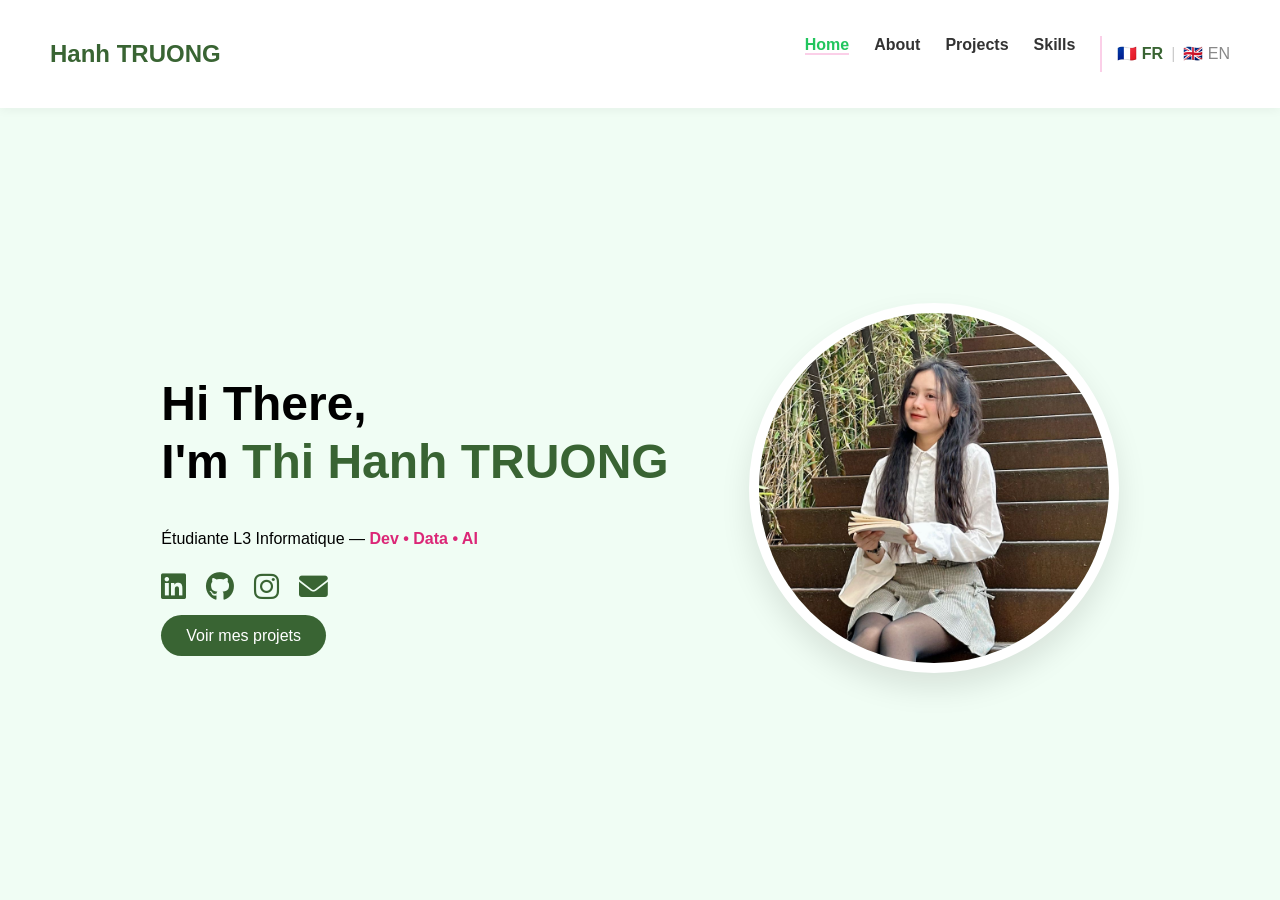
<file: index.html>
<!DOCTYPE html>
<html lang="fr">
<head>
    <meta charset="UTF-8">
    <title>Thi Hanh TRUONG | Home</title>
    <meta name="viewport" content="width=device-width, initial-scale=1">
    <link rel="stylesheet" href="https://cdnjs.cloudflare.com/ajax/libs/font-awesome/6.0.0/css/all.min.css">
    <link rel="stylesheet" href="style.css">
    <script defer src="apps.js"></script>
</head>
<body>
    <header>
        <nav class="nav">
            <h1 class="logo">Hanh TRUONG</h1>
            <ul>
                <li><a href="index.html" class="active">Home</a></li>
                <li><a href="about.html">About</a></li>
                <li><a href="projects.html">Projects</a></li>
                <li><a href="skills.html">Skills</a></li>
                <li style="border-left: 2px solid var(--pink-pastel); padding-left: 15px; display: flex; gap: 8px; align-items: center;">
                <span style="font-weight: bold; color: var(--green-moc); cursor: default;" title="Français">🇫🇷 FR</span>
                <span style="color: #ccc;">|</span>
                <a href="index_en.html" style="color: #888; font-weight: normal;" title="Switch to English">🇬🇧 EN</a>
                </li>
            </ul>
        </nav>
</header>

    <main class="home-hero">
        <div class="hero-content">
            <div class="hero-text">
                <h2>Hi There, <br>I'm <span>Thi Hanh TRUONG</span></h2>
                <p>Étudiante L3 Informatique — <strong class="highlight">Dev • Data • AI</strong></p>
                <div class="social-icons">
                    <a href="https://www.linkedin.com/in/thihanhtruong/" target="_blank"><i class="fab fa-linkedin"></i></a>
                    <a href="https://github.com/kateeht" target="_blank"><i class="fab fa-github"></i></a> 
                    <a href="https://www.instagram.com/katee.ht/" target="_blank"><i class="fab fa-instagram"></i></a>
                    <a href="mailto:thihanh.truongg@gmail.com" title="Envoyez-moi un email"><i class="fas fa-envelope"></i></a>
                </div>
                <a href="projects.html" class="btn-main">Voir mes projets</a>
            </div>
            <div class="hero-img-container">
                <img src="data/me.png" alt="Thi Hanh TRUONG" class="profile-img">
            </div>
        </div>
    </main>
</body>
</html>
</file>
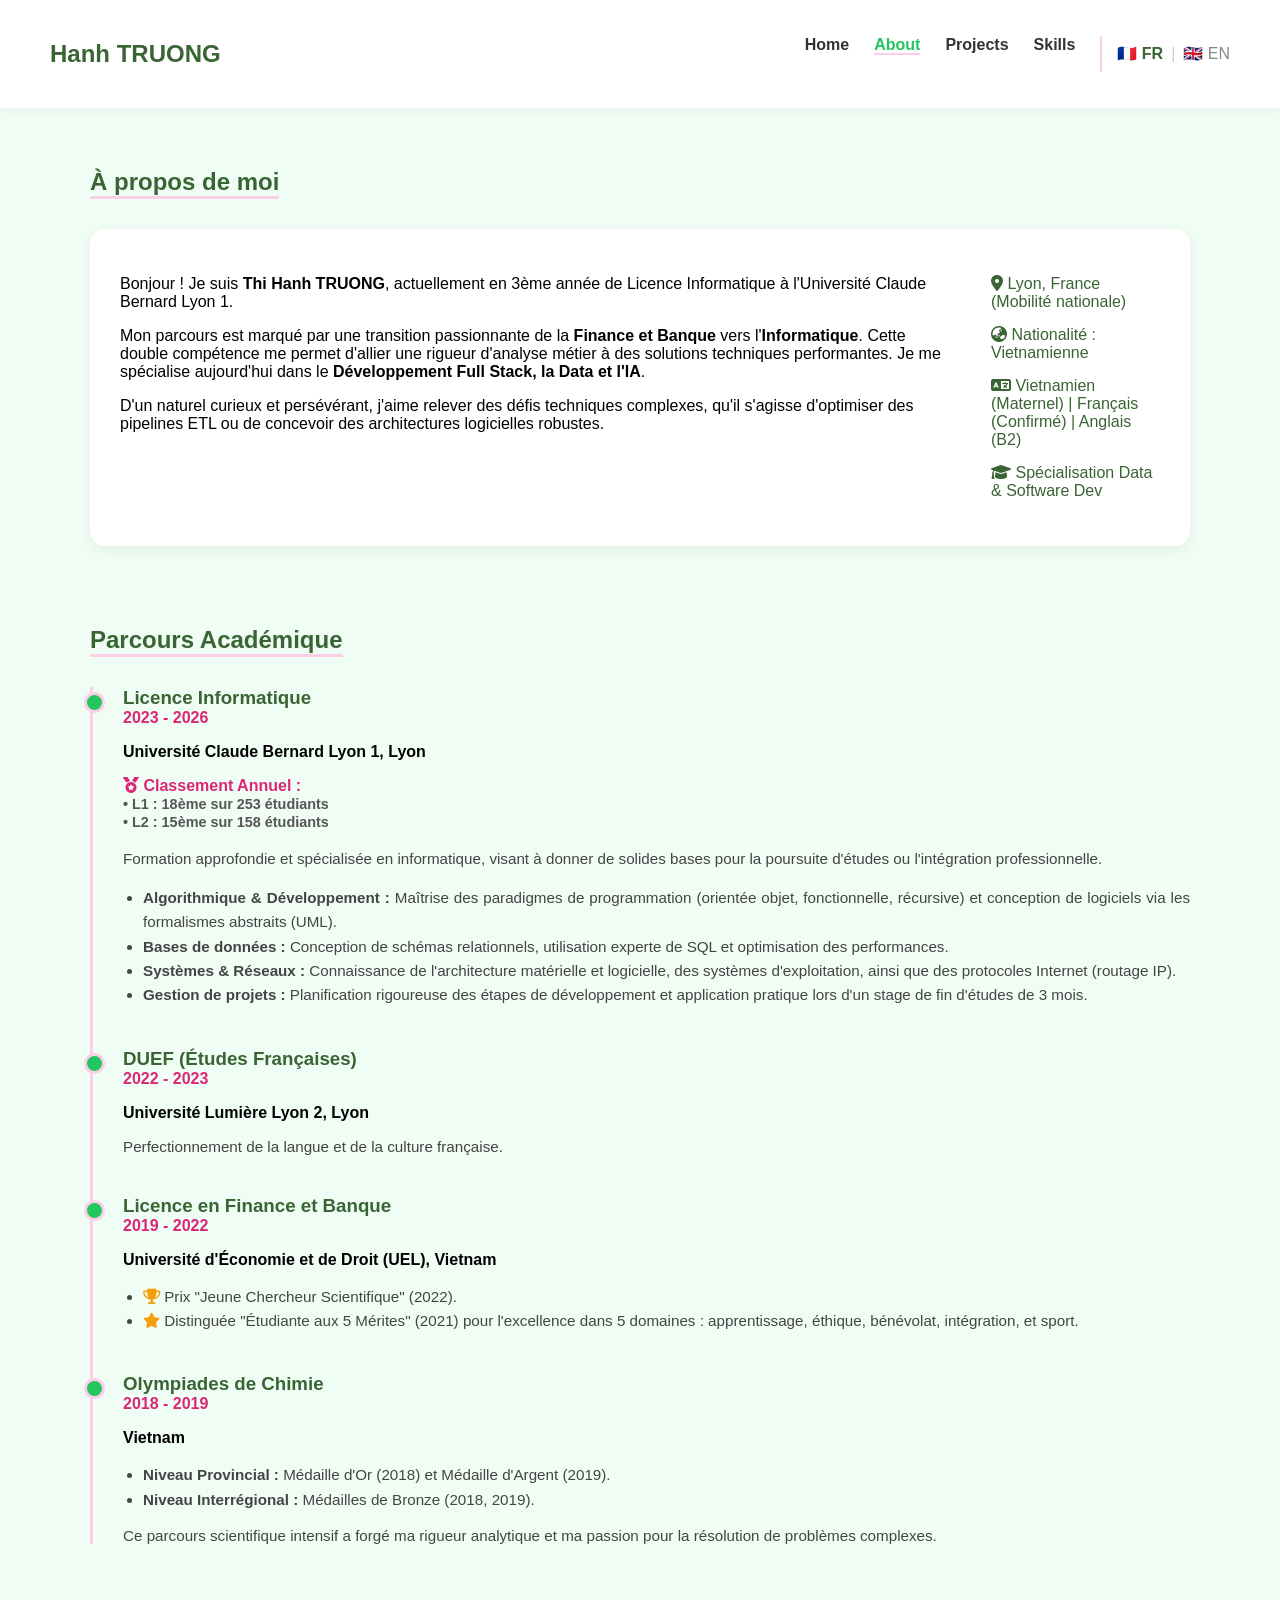
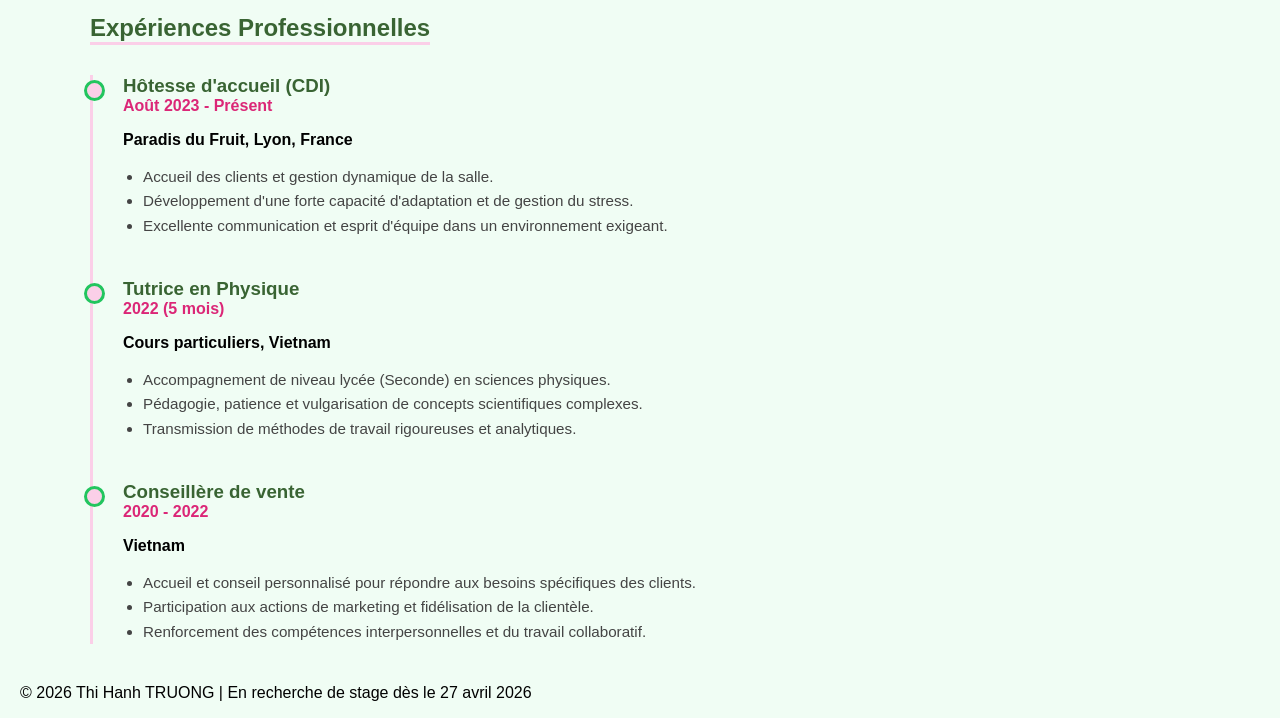
<file: about.html>
<!DOCTYPE html>
<html lang="fr">

<head>
    <meta charset="UTF-8">
    <meta name="viewport" content="width=device-width, initial-scale=1">
    <title>À propos | Thi Hanh TRUONG</title>
    <link rel="stylesheet" href="https://cdnjs.cloudflare.com/ajax/libs/font-awesome/6.0.0/css/all.min.css">
    <link rel="stylesheet" href="style.css">
</head>

<body>

    <header>
        <nav class="nav">
            <h1 class="logo">Hanh TRUONG</h1>
            <ul>
                <li><a href="index.html">Home</a></li>
                <li><a href="about.html" class="active">About</a></li>
                <li><a href="projects.html">Projects</a></li>
                <li><a href="skills.html">Skills</a></li>
                <li
                    style="border-left: 2px solid var(--pink-pastel); padding-left: 15px; display: flex; gap: 8px; align-items: center;">
                    <span style="font-weight: bold; color: var(--green-moc); cursor: default;" title="Français">🇫🇷
                        FR</span>
                    <span style="color: #ccc;">|</span>
                    <a href="about_en.html" style="color: #888; font-weight: normal;" title="Switch to English">🇬🇧
                        EN</a>
                </li>
            </ul>
        </nav>
    </header>

    <main class="container">
        <section id="about-intro">
            <h2 class="section-title">À propos de moi</h2>
            <div class="about-flex">
                <div class="about-text">
                    <p>Bonjour ! Je suis <strong>Thi Hanh TRUONG</strong>, actuellement en 3ème année de Licence
                        Informatique à l'Université Claude Bernard Lyon 1.</p>

                    <p>Mon parcours est marqué par une transition passionnante de la <strong>Finance et Banque</strong>
                        vers l'<strong>Informatique</strong>. Cette double compétence me permet d'allier une rigueur
                        d'analyse métier à des solutions techniques performantes. Je me spécialise aujourd'hui dans le
                        <strong>Développement Full Stack, la Data et l'IA</strong>.</p>

                    <p>D'un naturel curieux et persévérant, j'aime relever des défis techniques complexes, qu'il
                        s'agisse d'optimiser des pipelines ETL ou de concevoir des architectures logicielles robustes.
                    </p>
                </div>
                <div class="about-meta">
                    <ul>
                        <li><i class="fas fa-map-marker-alt"></i> Lyon, France (Mobilité nationale)</li>
                        <li><i class="fas fa-globe-asia"></i> Nationalité : Vietnamienne</li>
                        <li><i class="fas fa-language"></i> Vietnamien (Maternel) | Français (Confirmé) | Anglais (B2)
                        </li>
                        <li><i class="fas fa-graduation-cap"></i> Spécialisation Data & Software Dev</li>
                    </ul>
                </div>
            </div>
        </section>

        <section id="education" style="margin-top: 40px;">
            <h2 class="section-title">Parcours Académique</h2>
            <div class="timeline">

                <div class="timeline-item">
                    <div class="timeline-dot"></div>
                    <div class="timeline-content">
                        <h3>Licence Informatique</h3>
                        <span class="date">2023 - 2026</span>
                        <p><strong>Université Claude Bernard Lyon 1, Lyon</strong></p>

                        <p style="margin-top: 5px; color: #db2777; font-weight: 600;">
                            <i class="fas fa-medal"></i> Classement Annuel :
                            <br>
                            <span style="font-size: 0.9rem; color: #555;">
                                • L1 : 18ème sur 253 étudiants
                                <br>
                                • L2 : 15ème sur 158 étudiants
                            </span>
                        </p>
                        <p style="font-size: 0.95rem; color: #444; margin-top: 10px; line-height: 1.6;">
                            Formation approfondie et spécialisée en informatique, visant à donner de solides bases pour
                            la poursuite d'études ou l'intégration professionnelle.
                        </p>
                        <ul
                            style="padding-left: 20px; font-size: 0.95rem; color: #444; margin-top: 5px; line-height: 1.6; text-align: justify;">
                            <li><strong>Algorithmique & Développement :</strong> Maîtrise des paradigmes de
                                programmation (orientée objet, fonctionnelle, récursive) et conception de logiciels via
                                les formalismes abstraits (UML).</li>
                            <li><strong>Bases de données :</strong> Conception de schémas relationnels, utilisation
                                experte de SQL et optimisation des performances.</li>
                            <li><strong>Systèmes & Réseaux :</strong> Connaissance de l'architecture matérielle et
                                logicielle, des systèmes d'exploitation, ainsi que des protocoles Internet (routage IP).
                            </li>
                            <li><strong>Gestion de projets :</strong> Planification rigoureuse des étapes de
                                développement et application pratique lors d'un stage de fin d'études de 3 mois.</li>
                        </ul>
                    </div>
                </div>

                <div class="timeline-item">
                    <div class="timeline-dot"></div>
                    <div class="timeline-content">
                        <h3>DUEF (Études Françaises)</h3>
                        <span class="date">2022 - 2023</span>
                        <p><strong>Université Lumière Lyon 2, Lyon</strong></p>
                        <p style="font-size: 0.95rem; color: #444; margin-top: 5px;">Perfectionnement de la langue et de
                            la culture française.</p>
                    </div>
                </div>

                <div class="timeline-item">
                    <div class="timeline-dot"></div>
                    <div class="timeline-content">
                        <h3>Licence en Finance et Banque</h3>
                        <span class="date">2019 - 2022</span>
                        <p><strong>Université d'Économie et de Droit (UEL), Vietnam</strong></p>
                        <ul
                            style="padding-left: 20px; font-size: 0.95rem; color: #444; margin-top: 5px; line-height: 1.6;">
                            <li><i class="fas fa-trophy" style="color: #f59e0b;"></i> Prix "Jeune Chercheur
                                Scientifique" (2022).</li>
                            <li><i class="fas fa-star" style="color: #f59e0b;"></i> Distinguée "Étudiante aux 5 Mérites"
                                (2021) pour l'excellence dans 5 domaines : apprentissage, éthique, bénévolat,
                                intégration, et sport.</li>
                        </ul>
                    </div>
                </div>

                <div class="timeline-item">
                    <div class="timeline-dot"></div>
                    <div class="timeline-content">
                        <h3>Olympiades de Chimie</h3>
                        <span class="date">2018 - 2019</span>
                        <p><strong>Vietnam</strong></p>
                        <ul
                            style="padding-left: 20px; font-size: 0.95rem; color: #444; margin-top: 5px; line-height: 1.6;">
                            <li><strong>Niveau Provincial :</strong> Médaille d'Or (2018) et Médaille d'Argent (2019).
                            </li>
                            <li><strong>Niveau Interrégional :</strong> Médailles de Bronze (2018, 2019).</li>
                        </ul>
                        <p style="font-size: 0.95rem; color: #444; margin-top: 5px;">Ce parcours scientifique intensif a
                            forgé ma rigueur analytique et ma passion pour la résolution de problèmes complexes.</p>
                    </div>
                </div>

            </div>
        </section>

        <section id="experience" style="margin-top: 50px;">
            <h2 class="section-title">Expériences Professionnelles</h2>
            <div class="timeline">

                <div class="timeline-item">
                    <div class="timeline-dot" style="background: var(--pink-pastel); border-color: var(--green-leaf);">
                    </div>
                    <div class="timeline-content">
                        <h3>Hôtesse d'accueil (CDI)</h3>
                        <span class="date">Août 2023 - Présent</span>
                        <p><strong>Paradis du Fruit, Lyon, France</strong></p>
                        <ul
                            style="padding-left: 20px; font-size: 0.95rem; color: #444; margin-top: 10px; line-height: 1.6;">
                            <li>Accueil des clients et gestion dynamique de la salle.</li>
                            <li>Développement d'une forte capacité d'adaptation et de gestion du stress.</li>
                            <li>Excellente communication et esprit d'équipe dans un environnement exigeant.</li>
                        </ul>
                    </div>
                </div>

                <div class="timeline-item">
                    <div class="timeline-dot" style="background: var(--pink-pastel); border-color: var(--green-leaf);">
                    </div>
                    <div class="timeline-content">
                        <h3>Tutrice en Physique</h3>
                        <span class="date">2022 (5 mois)</span>
                        <p><strong>Cours particuliers, Vietnam</strong></p>
                        <ul
                            style="padding-left: 20px; font-size: 0.95rem; color: #444; margin-top: 10px; line-height: 1.6;">
                            <li>Accompagnement de niveau lycée (Seconde) en sciences physiques.</li>
                            <li>Pédagogie, patience et vulgarisation de concepts scientifiques complexes.</li>
                            <li>Transmission de méthodes de travail rigoureuses et analytiques.</li>
                        </ul>
                    </div>
                </div>

                <div class="timeline-item">
                    <div class="timeline-dot" style="background: var(--pink-pastel); border-color: var(--green-leaf);">
                    </div>
                    <div class="timeline-content">
                        <h3>Conseillère de vente</h3>
                        <span class="date">2020 - 2022</span>
                        <p><strong>Vietnam</strong></p>
                        <ul
                            style="padding-left: 20px; font-size: 0.95rem; color: #444; margin-top: 10px; line-height: 1.6;">
                            <li>Accueil et conseil personnalisé pour répondre aux besoins spécifiques des clients.</li>
                            <li>Participation aux actions de marketing et fidélisation de la clientèle.</li>
                            <li>Renforcement des compétences interpersonnelles et du travail collaboratif.</li>
                        </ul>
                    </div>
                </div>

            </div>
        </section>

    </main>

    <footer>
        <p style="padding-left: 20px;">&copy; 2026 Thi Hanh TRUONG | En recherche de stage dès le 27 avril 2026</p>
    </footer>

</body>

</html>
</file>
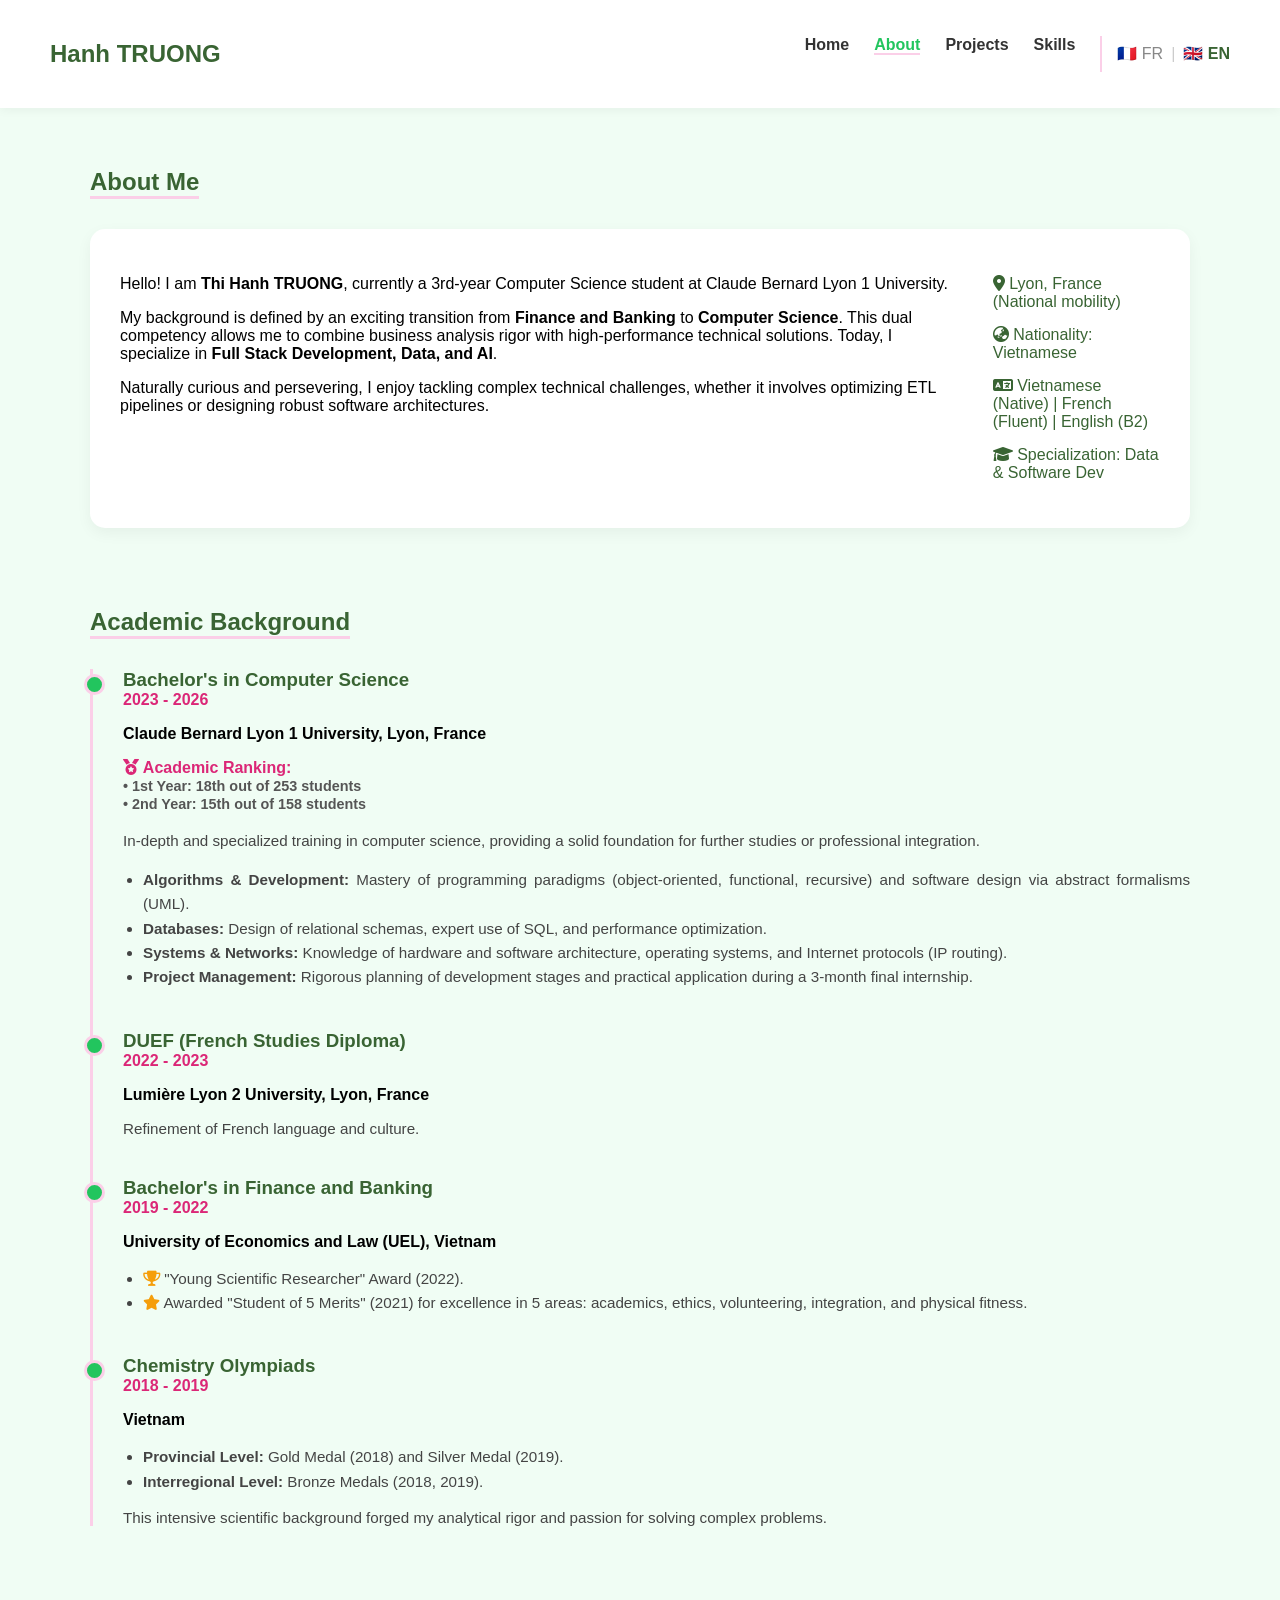
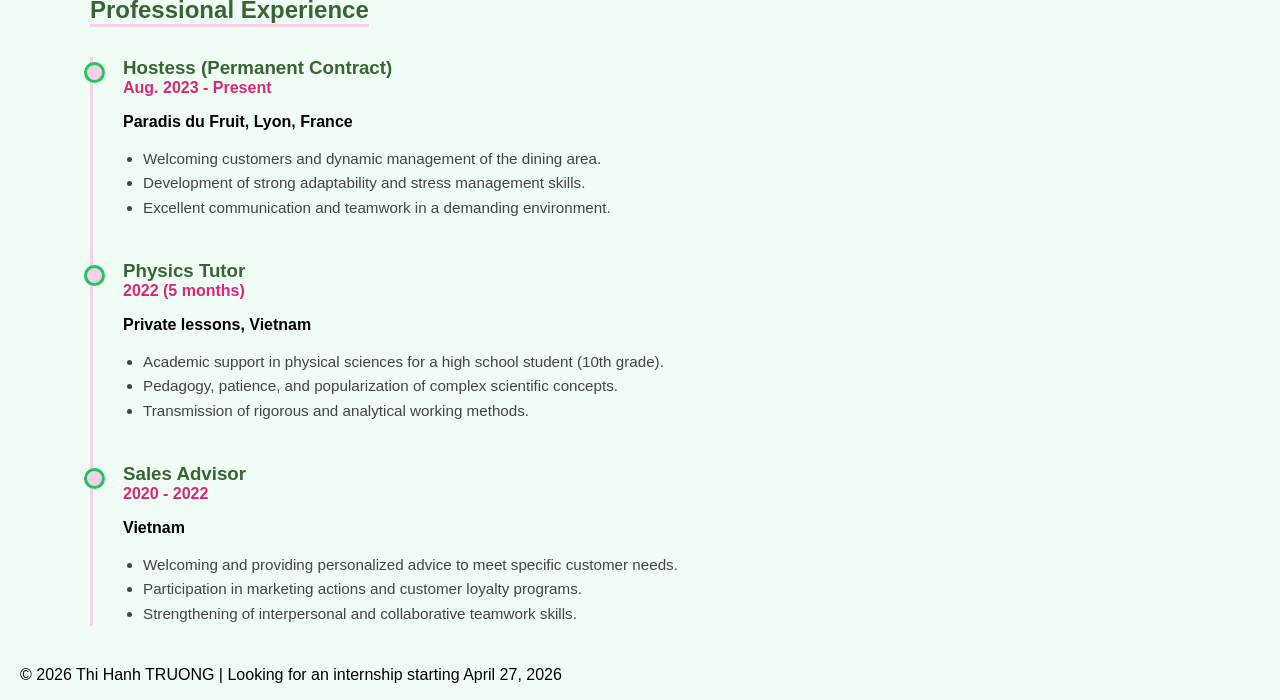
<file: about_en.html>
<!DOCTYPE html>
<html lang="en">

<head>
    <meta charset="UTF-8">
    <meta name="viewport" content="width=device-width, initial-scale=1">
    <title>About | Thi Hanh TRUONG</title>
    <link rel="stylesheet" href="https://cdnjs.cloudflare.com/ajax/libs/font-awesome/6.0.0/css/all.min.css">
    <link rel="stylesheet" href="style.css">
</head>

<body>

    <header>
        <nav class="nav">
            <h1 class="logo">Hanh TRUONG</h1>
            <ul>
                <li><a href="index_en.html">Home</a></li>
                <li><a href="about_en.html" class="active">About</a></li>
                <li><a href="projects_en.html">Projects</a></li>
                <li><a href="skills_en.html">Skills</a></li>
                <li
                    style="border-left: 2px solid var(--pink-pastel); padding-left: 15px; display: flex; gap: 8px; align-items: center;">
                    <a href="about.html" style="color: #888; font-weight: normal;" title="Passer en Français">🇫🇷
                        FR</a>
                    <span style="color: #ccc;">|</span>
                    <span style="font-weight: bold; color: var(--green-moc); cursor: default;" title="English">🇬🇧
                        EN</span>
                </li>
            </ul>
        </nav>
    </header>

    <main class="container">
        <section id="about-intro">
            <h2 class="section-title">About Me</h2>
            <div class="about-flex">
                <div class="about-text">
                    <p>Hello! I am <strong>Thi Hanh TRUONG</strong>, currently a 3rd-year Computer Science student at
                        Claude Bernard Lyon 1 University.</p>

                    <p>My background is defined by an exciting transition from <strong>Finance and Banking</strong> to
                        <strong>Computer Science</strong>. This dual competency allows me to combine business analysis
                        rigor with high-performance technical solutions. Today, I specialize in <strong>Full Stack
                            Development, Data, and AI</strong>.</p>

                    <p>Naturally curious and persevering, I enjoy tackling complex technical challenges, whether it
                        involves optimizing ETL pipelines or designing robust software architectures.</p>
                </div>
                <div class="about-meta">
                    <ul>
                        <li><i class="fas fa-map-marker-alt"></i> Lyon, France (National mobility)</li>
                        <li><i class="fas fa-globe-asia"></i> Nationality: Vietnamese</li>
                        <li><i class="fas fa-language"></i> Vietnamese (Native) | French (Fluent) | English (B2)</li>
                        <li><i class="fas fa-graduation-cap"></i> Specialization: Data & Software Dev</li>
                    </ul>
                </div>
            </div>
        </section>

        <section id="education" style="margin-top: 40px;">
            <h2 class="section-title">Academic Background</h2>
            <div class="timeline">

                <div class="timeline-item">
                    <div class="timeline-dot"></div>
                    <div class="timeline-content">
                        <h3>Bachelor's in Computer Science</h3>
                        <span class="date">2023 - 2026</span>
                        <p><strong>Claude Bernard Lyon 1 University, Lyon, France</strong></p>

                        <p style="margin-top: 5px; color: #db2777; font-weight: 600;">
                            <i class="fas fa-medal"></i> Academic Ranking:
                            <br>
                            <span style="font-size: 0.9rem; color: #555;">
                                • 1st Year: 18th out of 253 students
                                <br>
                                • 2nd Year: 15th out of 158 students
                            </span>
                        </p>
                        <p style="font-size: 0.95rem; color: #444; margin-top: 10px; line-height: 1.6;">
                            In-depth and specialized training in computer science, providing a solid foundation for
                            further studies or professional integration.
                        </p>
                        <ul
                            style="padding-left: 20px; font-size: 0.95rem; color: #444; margin-top: 5px; line-height: 1.6; text-align: justify;">
                            <li><strong>Algorithms & Development:</strong> Mastery of programming paradigms
                                (object-oriented, functional, recursive) and software design via abstract formalisms
                                (UML).</li>
                            <li><strong>Databases:</strong> Design of relational schemas, expert use of SQL, and
                                performance optimization.</li>
                            <li><strong>Systems & Networks:</strong> Knowledge of hardware and software architecture,
                                operating systems, and Internet protocols (IP routing).</li>
                            <li><strong>Project Management:</strong> Rigorous planning of development stages and
                                practical application during a 3-month final internship.</li>
                        </ul>
                    </div>
                </div>

                <div class="timeline-item">
                    <div class="timeline-dot"></div>
                    <div class="timeline-content">
                        <h3>DUEF (French Studies Diploma)</h3>
                        <span class="date">2022 - 2023</span>
                        <p><strong>Lumière Lyon 2 University, Lyon, France</strong></p>
                        <p style="font-size: 0.95rem; color: #444; margin-top: 5px;">Refinement of French language and
                            culture.</p>
                    </div>
                </div>

                <div class="timeline-item">
                    <div class="timeline-dot"></div>
                    <div class="timeline-content">
                        <h3>Bachelor's in Finance and Banking</h3>
                        <span class="date">2019 - 2022</span>
                        <p><strong>University of Economics and Law (UEL), Vietnam</strong></p>
                        <ul
                            style="padding-left: 20px; font-size: 0.95rem; color: #444; margin-top: 5px; line-height: 1.6;">
                            <li><i class="fas fa-trophy" style="color: #f59e0b;"></i> "Young Scientific Researcher"
                                Award (2022).</li>
                            <li><i class="fas fa-star" style="color: #f59e0b;"></i> Awarded "Student of 5 Merits" (2021)
                                for excellence in 5 areas: academics, ethics, volunteering, integration, and physical
                                fitness.</li>
                        </ul>
                    </div>
                </div>

                <div class="timeline-item">
                    <div class="timeline-dot"></div>
                    <div class="timeline-content">
                        <h3>Chemistry Olympiads</h3>
                        <span class="date">2018 - 2019</span>
                        <p><strong>Vietnam</strong></p>
                        <ul
                            style="padding-left: 20px; font-size: 0.95rem; color: #444; margin-top: 5px; line-height: 1.6;">
                            <li><strong>Provincial Level:</strong> Gold Medal (2018) and Silver Medal (2019).</li>
                            <li><strong>Interregional Level:</strong> Bronze Medals (2018, 2019).</li>
                        </ul>
                        <p style="font-size: 0.95rem; color: #444; margin-top: 5px;">This intensive scientific
                            background forged my analytical rigor and passion for solving complex problems.</p>
                    </div>
                </div>

            </div>
        </section>

        <section id="experience" style="margin-top: 50px;">
            <h2 class="section-title">Professional Experience</h2>
            <div class="timeline">

                <div class="timeline-item">
                    <div class="timeline-dot" style="background: var(--pink-pastel); border-color: var(--green-leaf);">
                    </div>
                    <div class="timeline-content">
                        <h3>Hostess (Permanent Contract)</h3>
                        <span class="date">Aug. 2023 - Present</span>
                        <p><strong>Paradis du Fruit, Lyon, France</strong></p>
                        <ul
                            style="padding-left: 20px; font-size: 0.95rem; color: #444; margin-top: 10px; line-height: 1.6;">
                            <li>Welcoming customers and dynamic management of the dining area.</li>
                            <li>Development of strong adaptability and stress management skills.</li>
                            <li>Excellent communication and teamwork in a demanding environment.</li>
                        </ul>
                    </div>
                </div>

                <div class="timeline-item">
                    <div class="timeline-dot" style="background: var(--pink-pastel); border-color: var(--green-leaf);">
                    </div>
                    <div class="timeline-content">
                        <h3>Physics Tutor</h3>
                        <span class="date">2022 (5 months)</span>
                        <p><strong>Private lessons, Vietnam</strong></p>
                        <ul
                            style="padding-left: 20px; font-size: 0.95rem; color: #444; margin-top: 10px; line-height: 1.6;">
                            <li>Academic support in physical sciences for a high school student (10th grade).</li>
                            <li>Pedagogy, patience, and popularization of complex scientific concepts.</li>
                            <li>Transmission of rigorous and analytical working methods.</li>
                        </ul>
                    </div>
                </div>

                <div class="timeline-item">
                    <div class="timeline-dot" style="background: var(--pink-pastel); border-color: var(--green-leaf);">
                    </div>
                    <div class="timeline-content">
                        <h3>Sales Advisor</h3>
                        <span class="date">2020 - 2022</span>
                        <p><strong>Vietnam</strong></p>
                        <ul
                            style="padding-left: 20px; font-size: 0.95rem; color: #444; margin-top: 10px; line-height: 1.6;">
                            <li>Welcoming and providing personalized advice to meet specific customer needs.</li>
                            <li>Participation in marketing actions and customer loyalty programs.</li>
                            <li>Strengthening of interpersonal and collaborative teamwork skills.</li>
                        </ul>
                    </div>
                </div>

            </div>
        </section>

    </main>

    <footer>
        <p style="padding-left: 20px;">&copy; 2026 Thi Hanh TRUONG | Looking for an internship starting April 27, 2026
        </p>
    </footer>

</body>

</html>
</file>
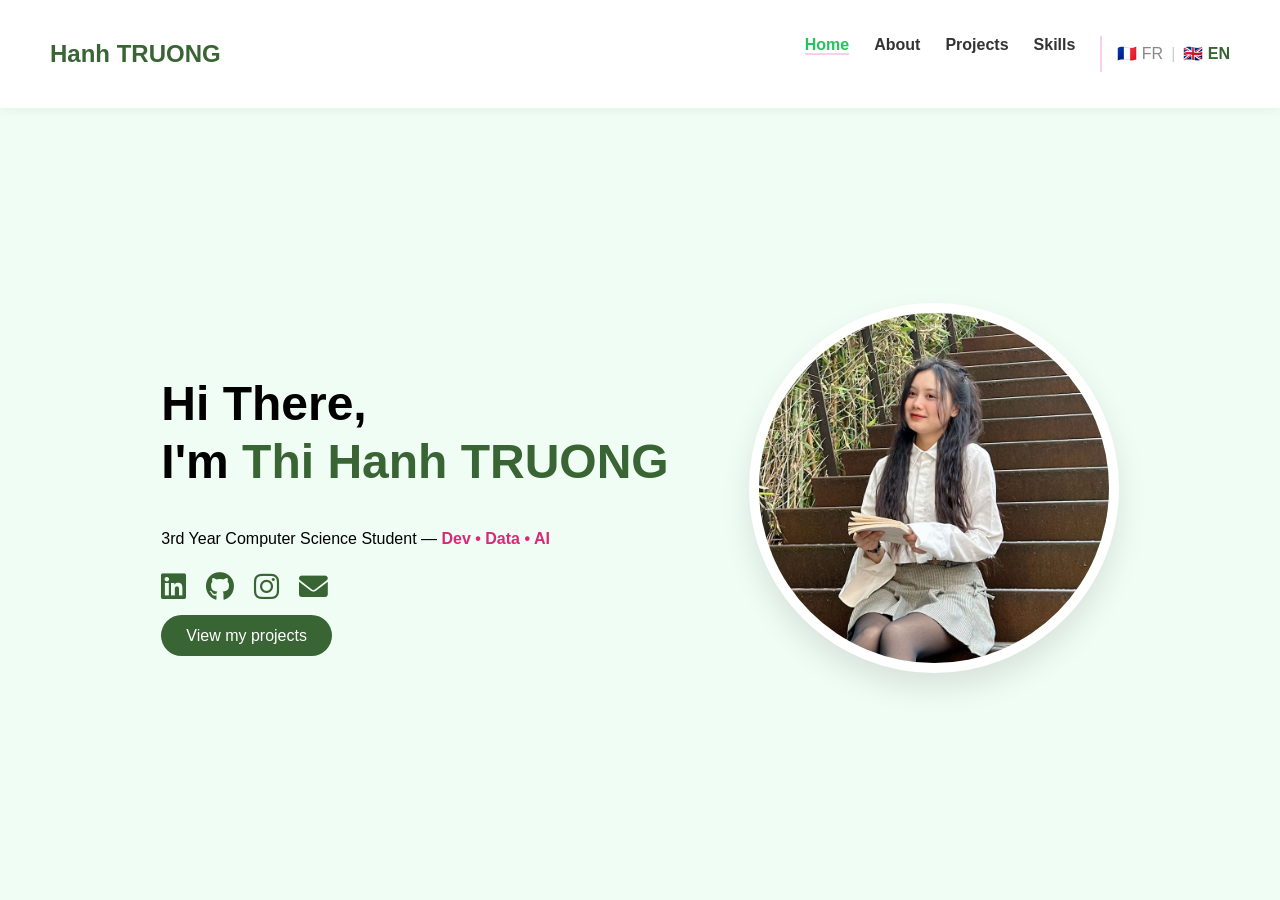
<file: index_en.html>
<!DOCTYPE html>
<html lang="en">
<head>
    <meta charset="UTF-8">
    <title>Thi Hanh TRUONG | Home</title>
    <meta name="viewport" content="width=device-width, initial-scale=1">
    <link rel="stylesheet" href="https://cdnjs.cloudflare.com/ajax/libs/font-awesome/6.0.0/css/all.min.css">
    <link rel="stylesheet" href="style.css">
    <script defer src="apps_en.js"></script>
</head>
<body>
    <header>
        <nav class="nav">
            <h1 class="logo">Hanh TRUONG</h1>
            <ul>
                <li><a href="index_en.html" class="active">Home</a></li>
                <li><a href="about_en.html">About</a></li>
                <li><a href="projects_en.html">Projects</a></li>
                <li><a href="skills_en.html">Skills</a></li>
                <li style="border-left: 2px solid var(--pink-pastel); padding-left: 15px; display: flex; gap: 8px; align-items: center;">
                <a href="index.html" style="color: #888; font-weight: normal;" title="Passer en Français">🇫🇷 FR</a>
                <span style="color: #ccc;">|</span>
                <span style="font-weight: bold; color: var(--green-moc); cursor: default;" title="English">🇬🇧 EN</span>
            </li>
            </ul>
        </nav>
    </header>

    <main class="home-hero">
        <div class="hero-content">
            <div class="hero-text">
                <h2>Hi There, <br>I'm <span>Thi Hanh TRUONG</span></h2>
                <p>3rd Year Computer Science Student — <strong class="highlight">Dev • Data • AI</strong></p>
                <div class="social-icons">
                    <a href="https://www.linkedin.com/in/thihanhtruong/" target="_blank" title="My LinkedIn"><i class="fab fa-linkedin"></i></a>
                    <a href="https://github.com/kateeht" target="_blank" title="My GitHub"><i class="fab fa-github"></i></a> 
                    <a href="https://www.instagram.com/katee.ht/" target="_blank" title="My Instagram"><i class="fab fa-instagram"></i></a>
                    <a href="mailto:thihanh.truongg@gmail.com" title="Send me an email"><i class="fas fa-envelope"></i></a>
                </div>
                <a href="projects_en.html" class="btn-main">View my projects</a>
            </div>
            <div class="hero-img-container">
                <img src="data/me.png" alt="Thi Hanh TRUONG" class="profile-img">
            </div>
        </div>
    </main>
</body>
</html>
</file>
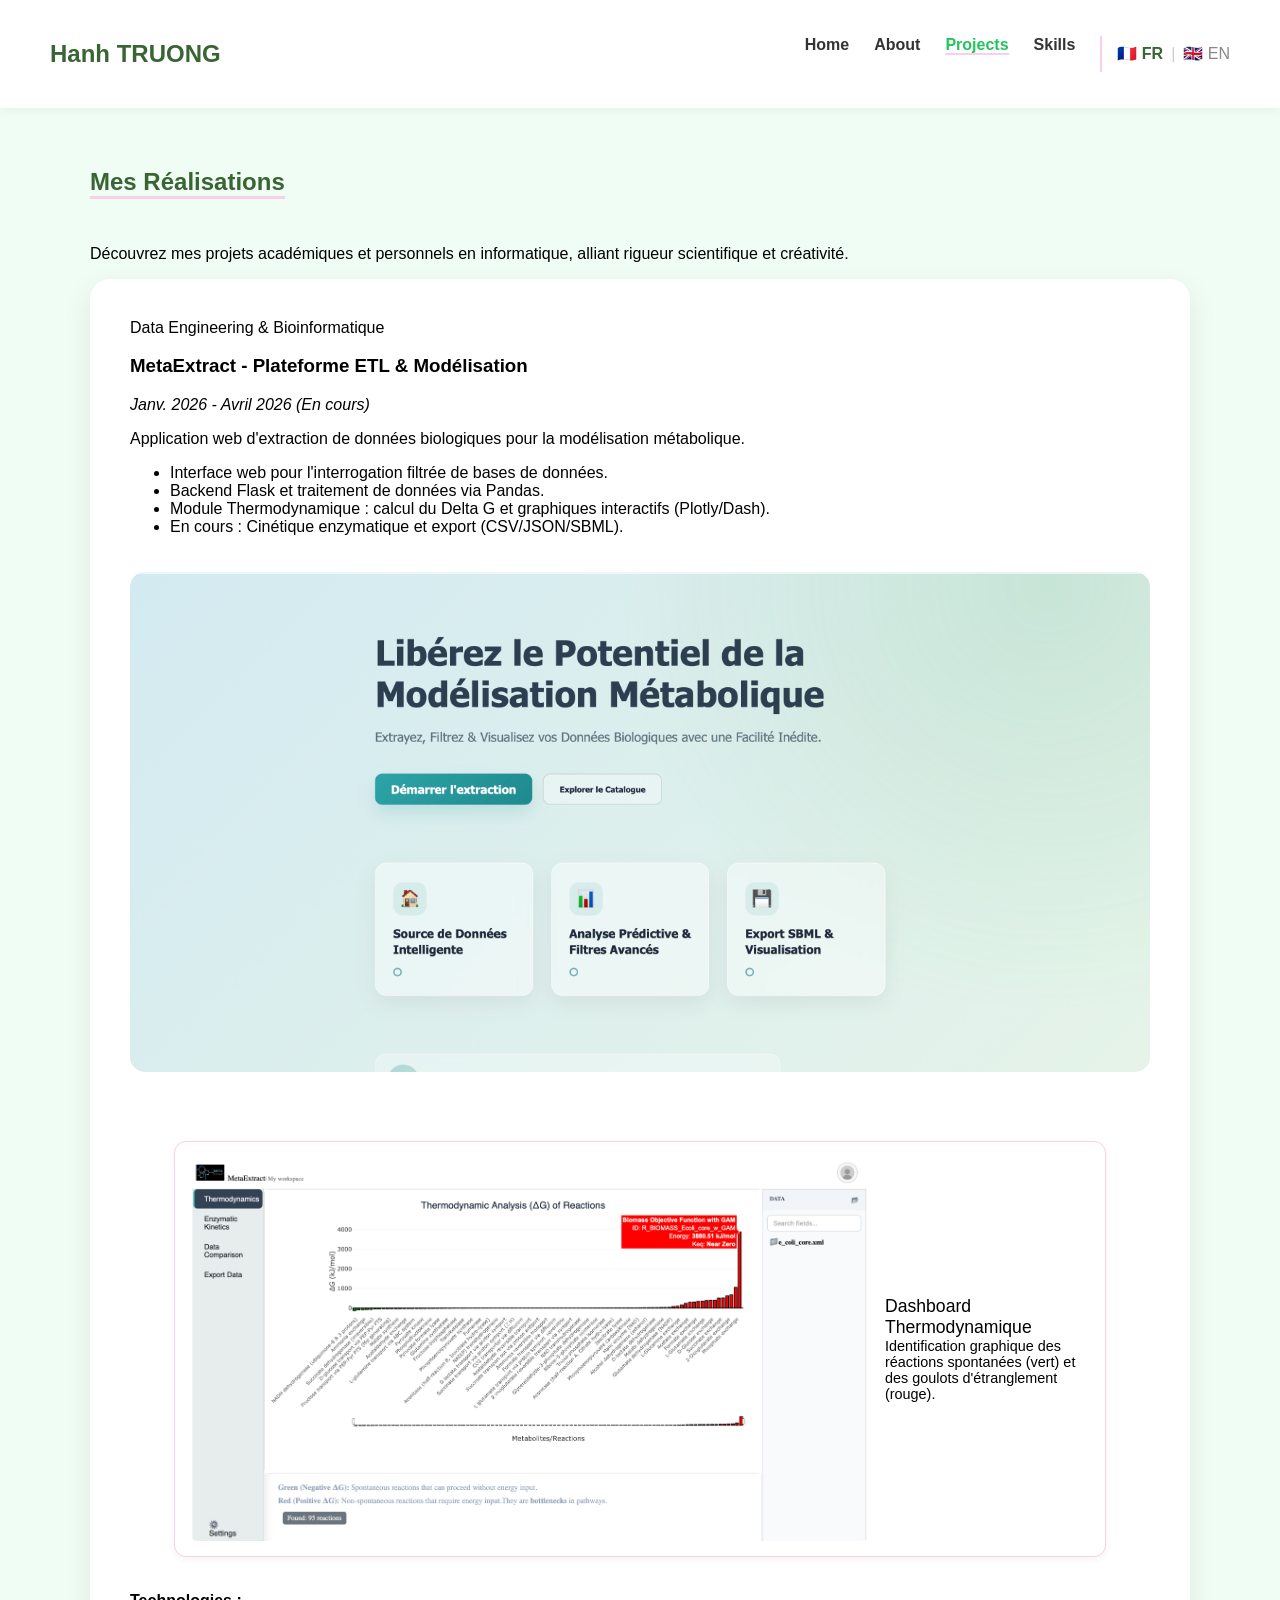
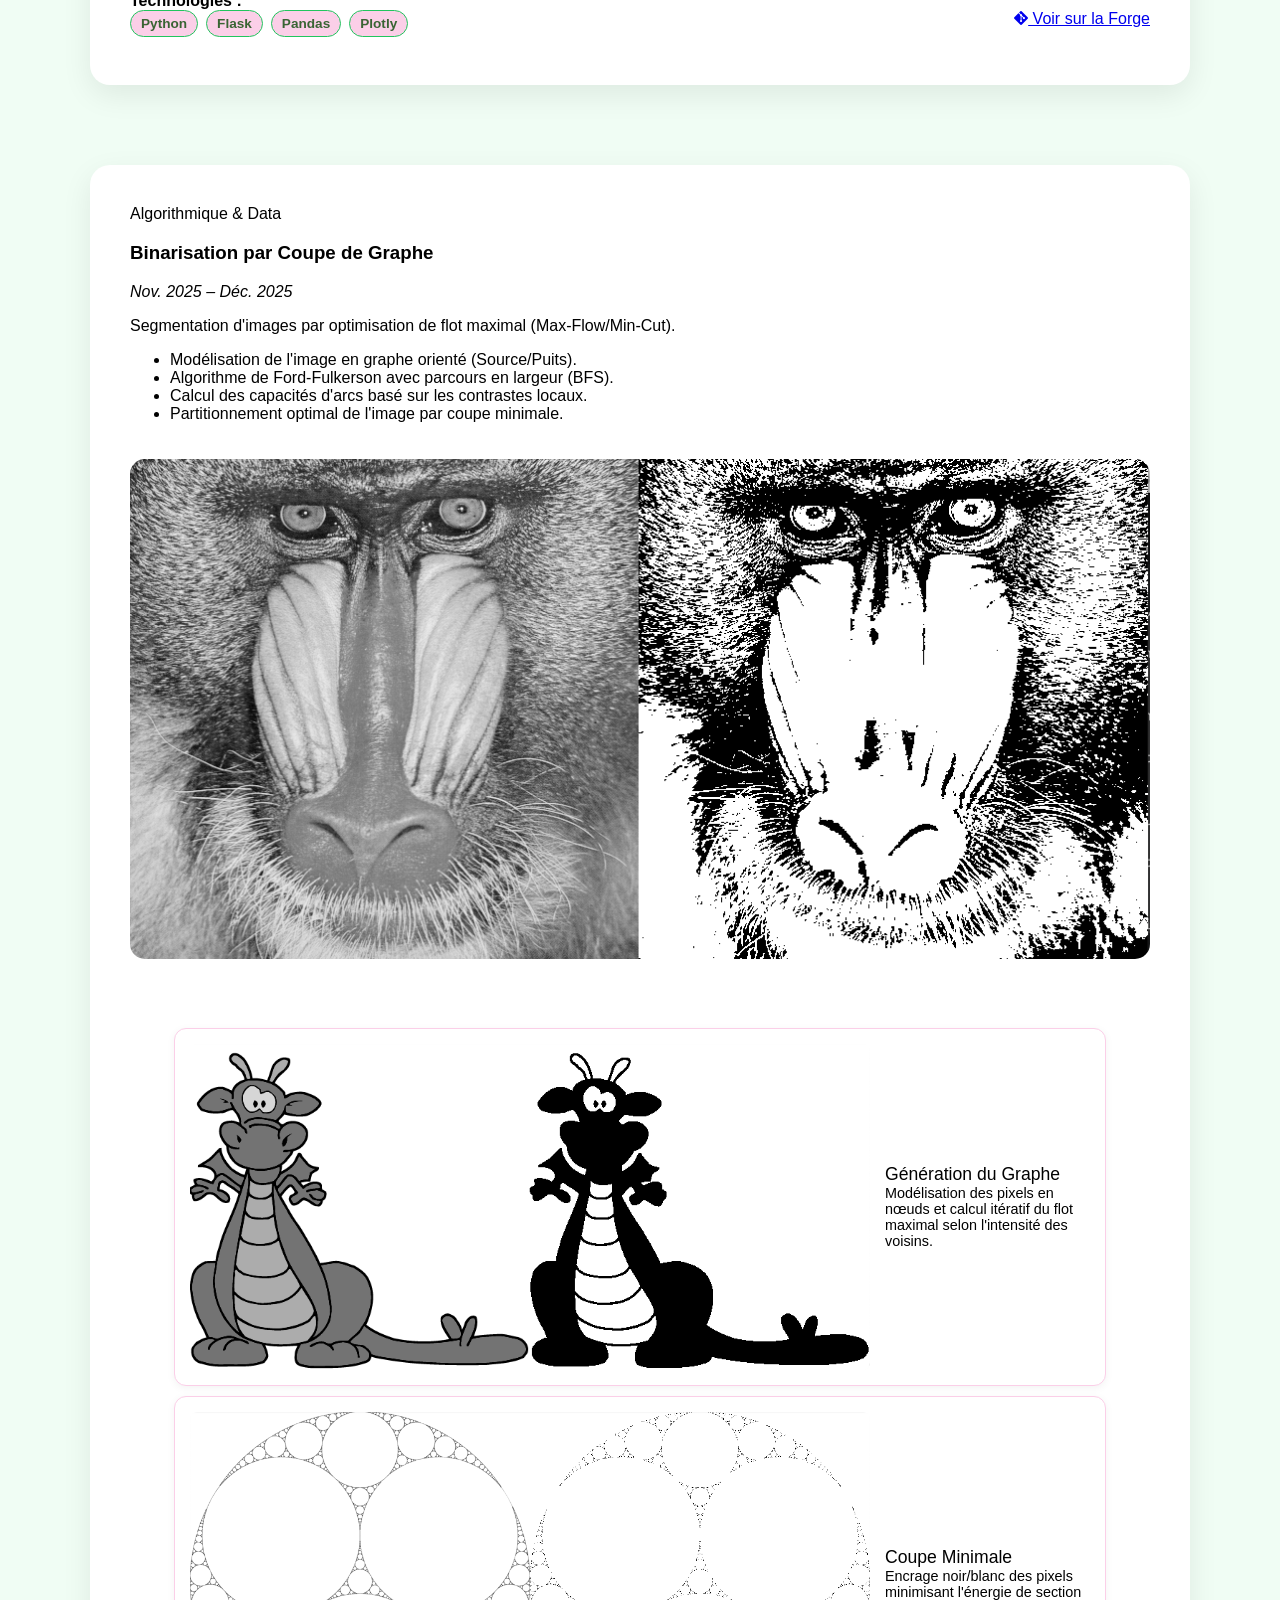
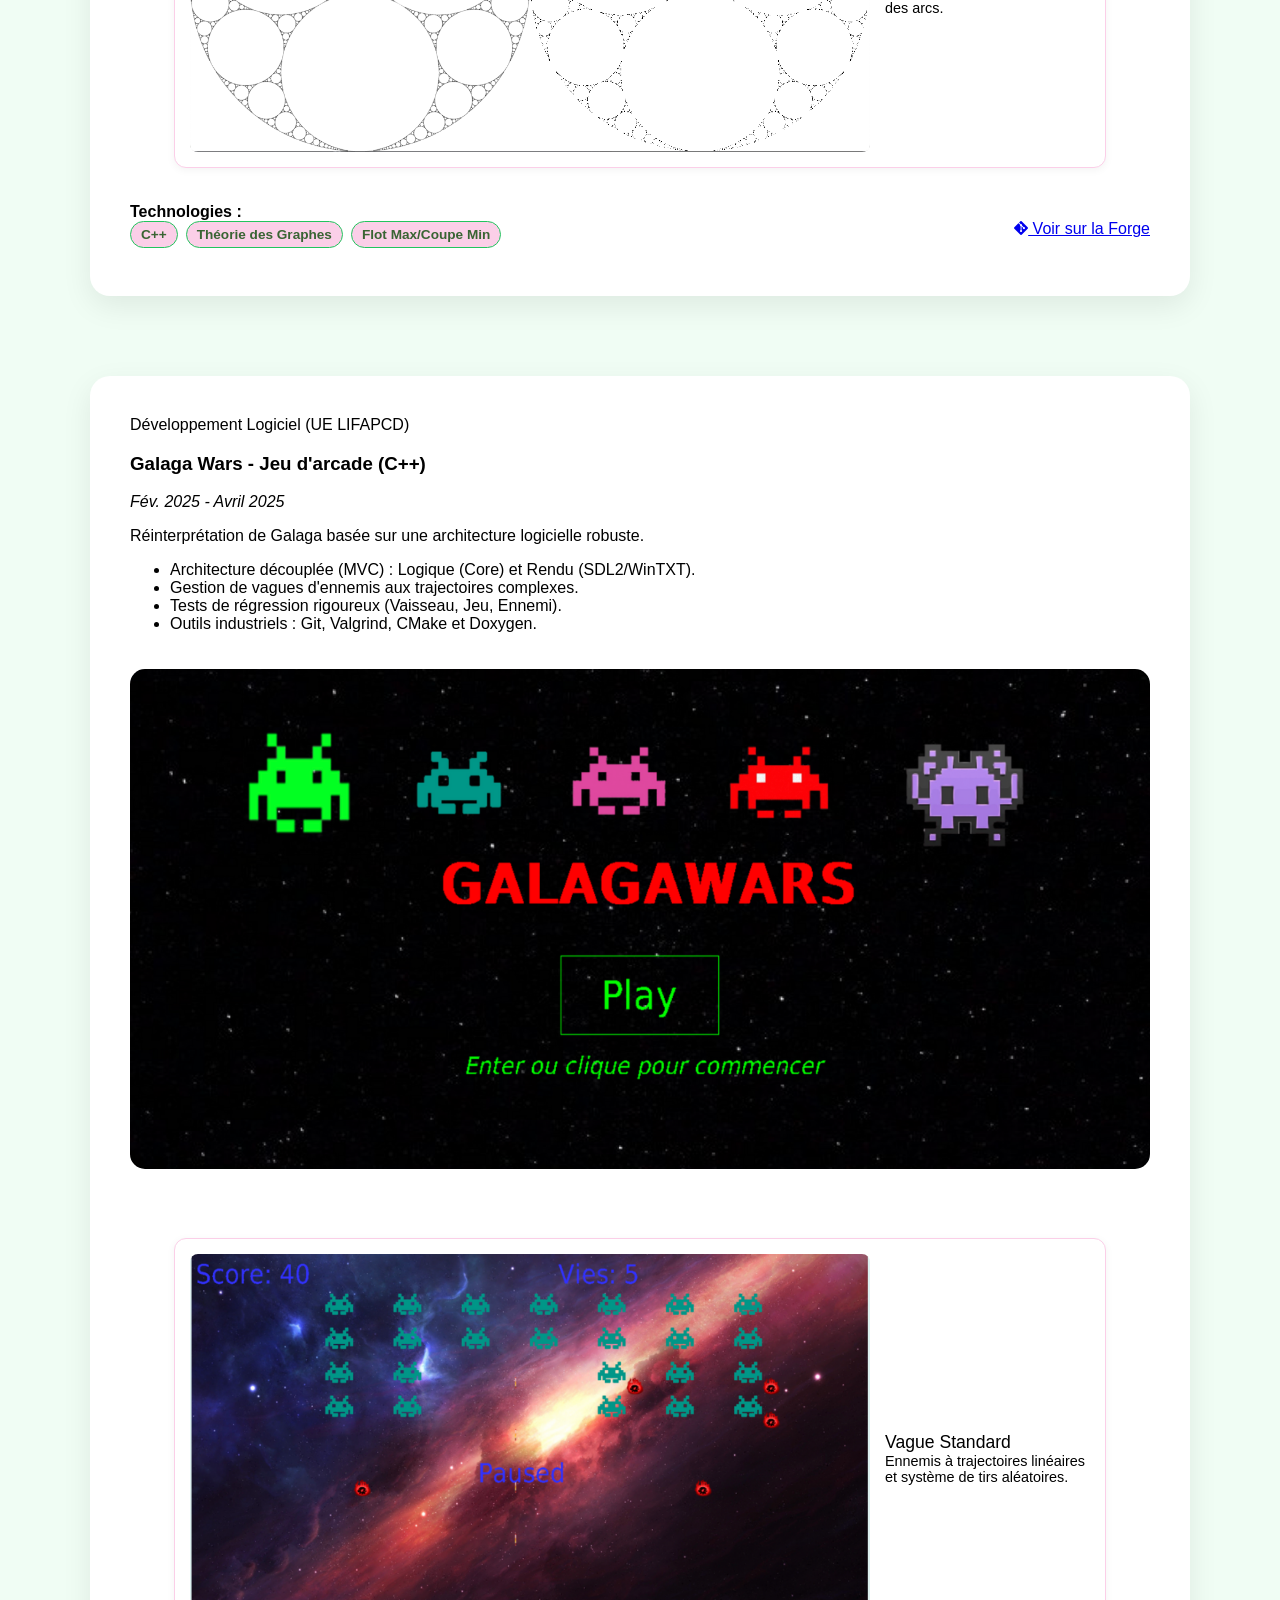
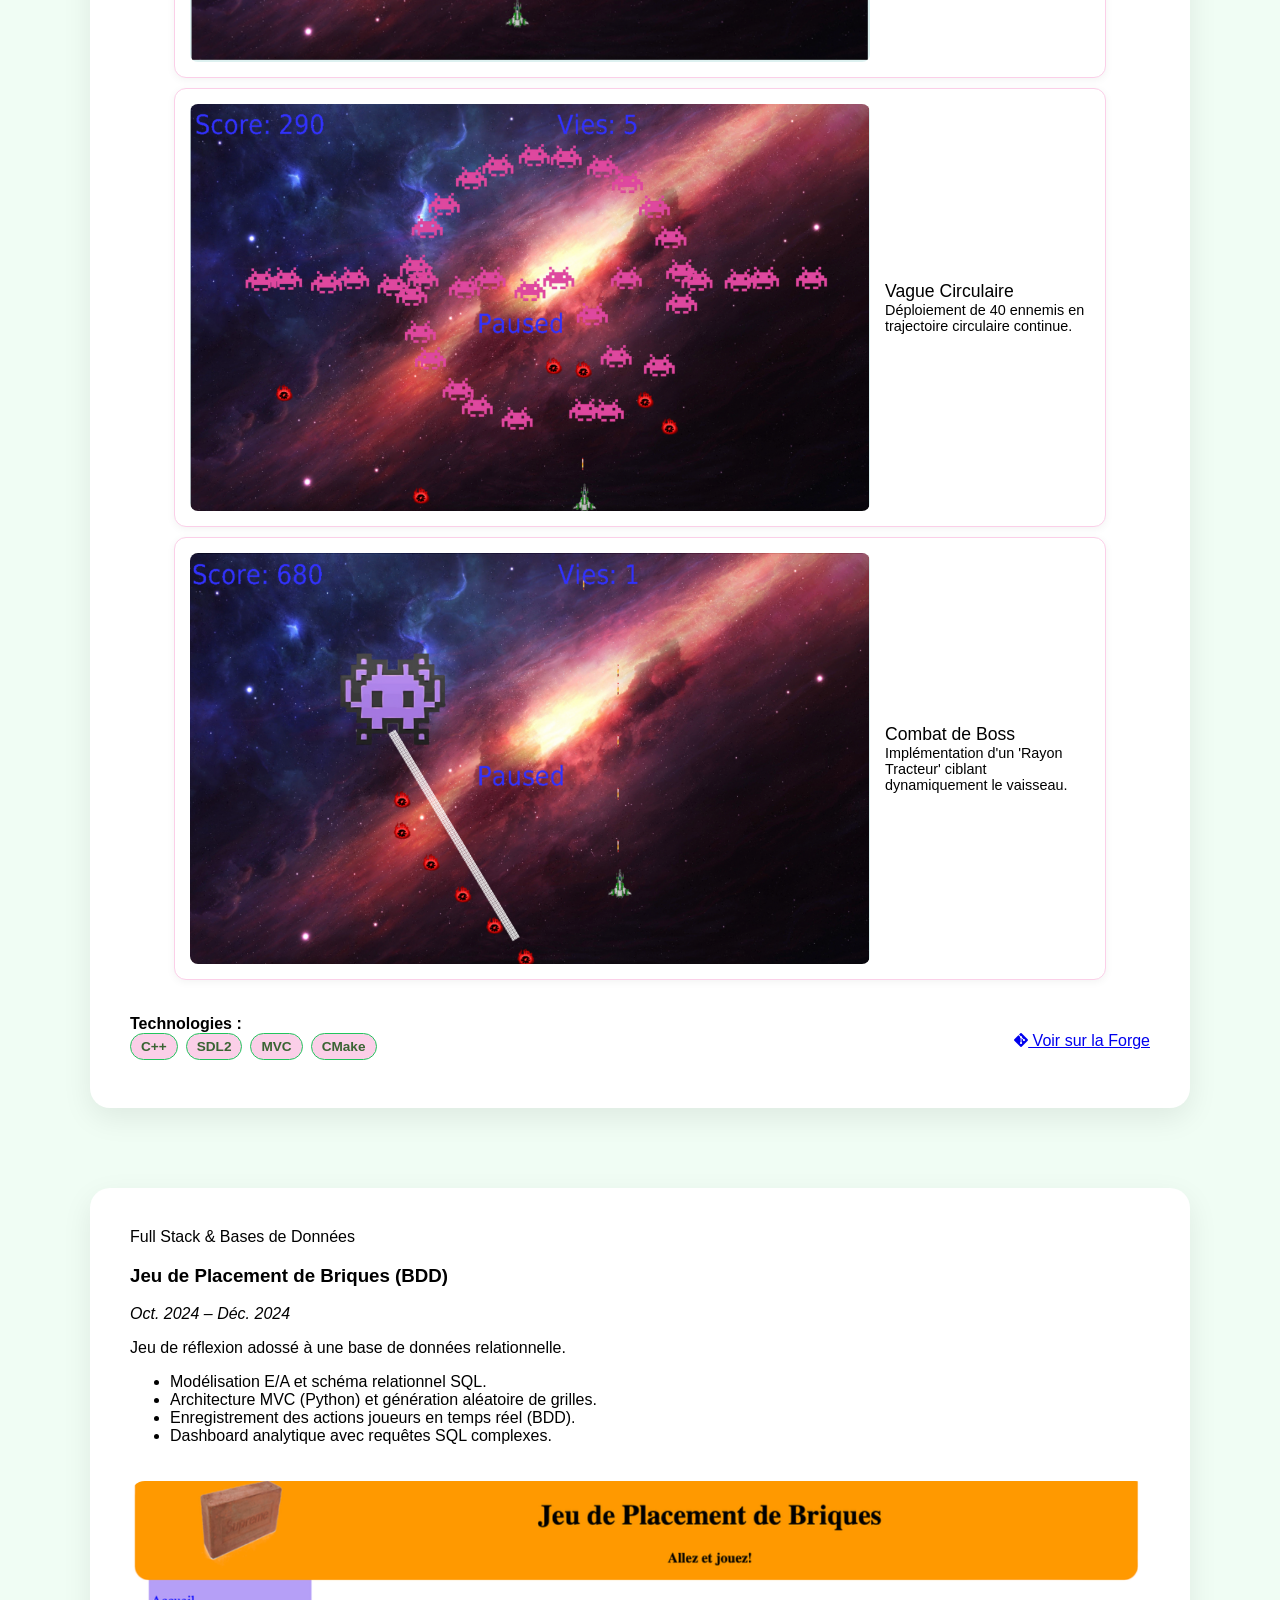
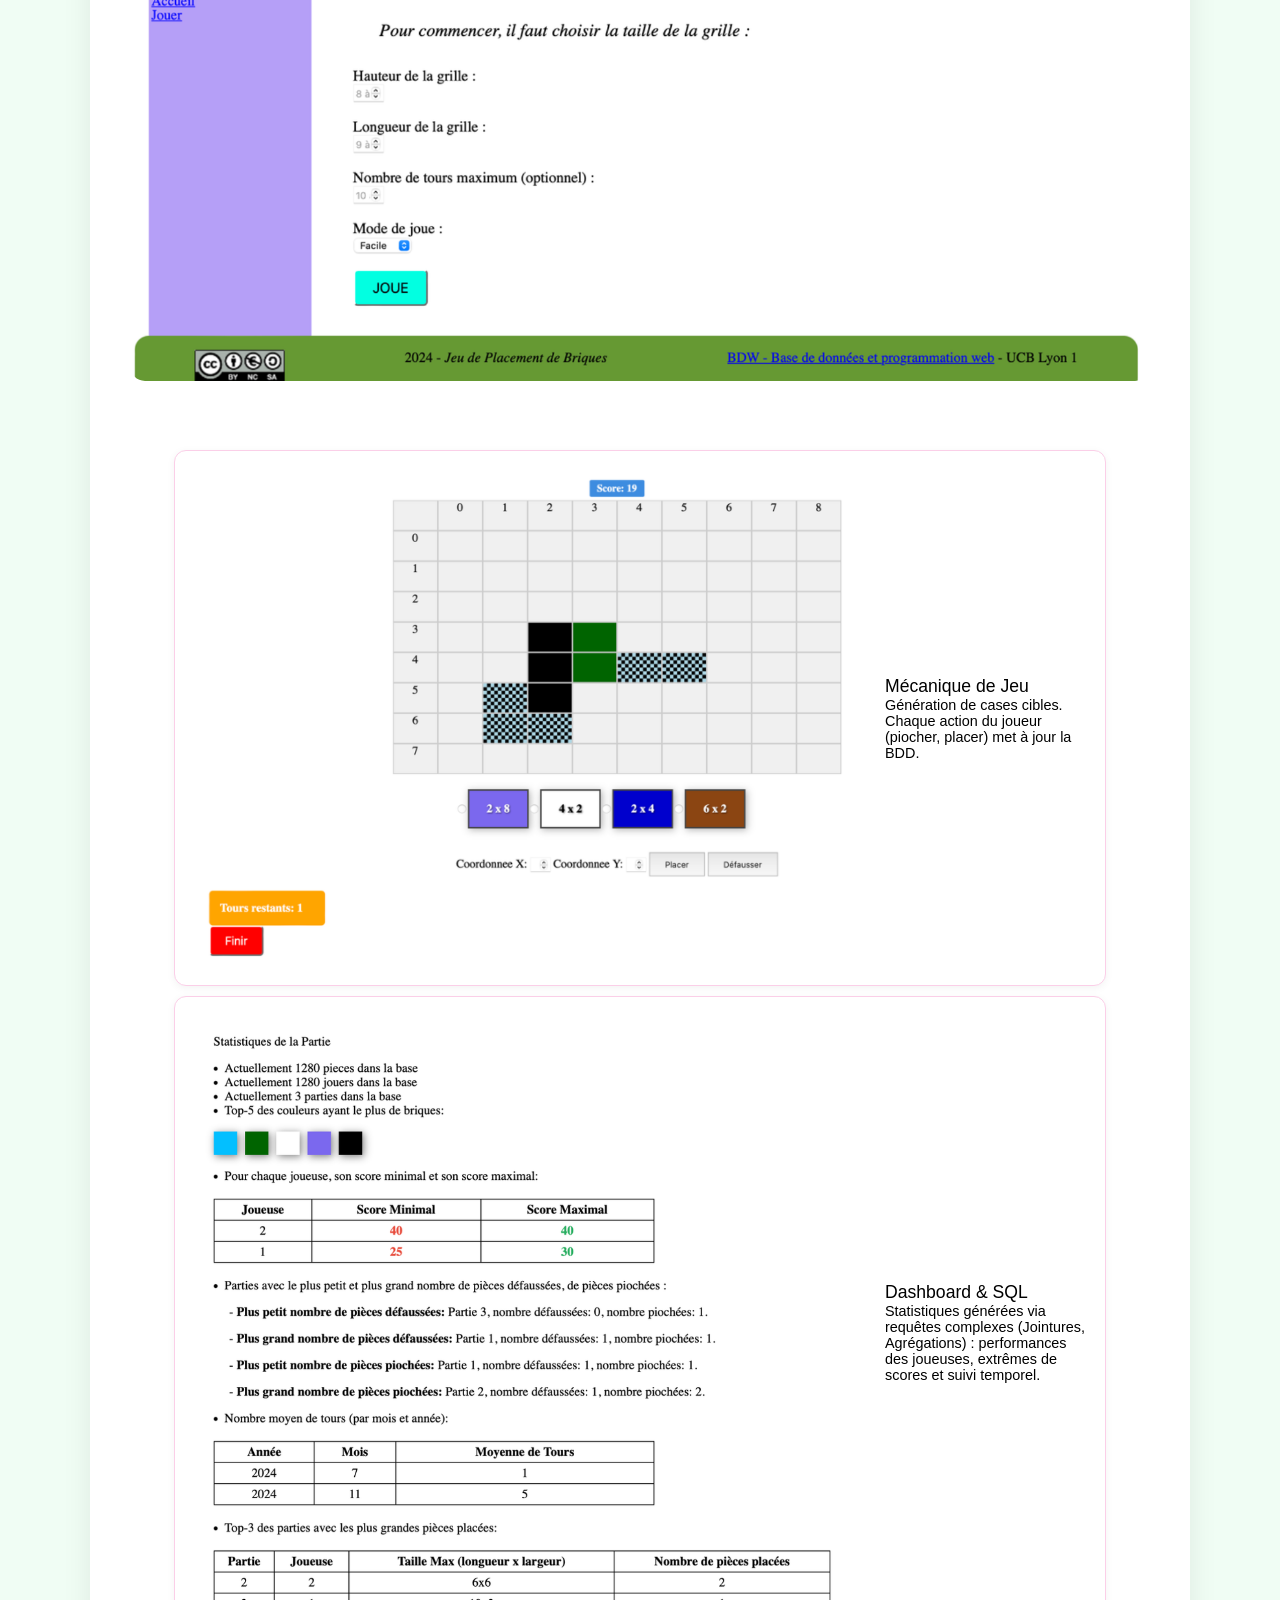
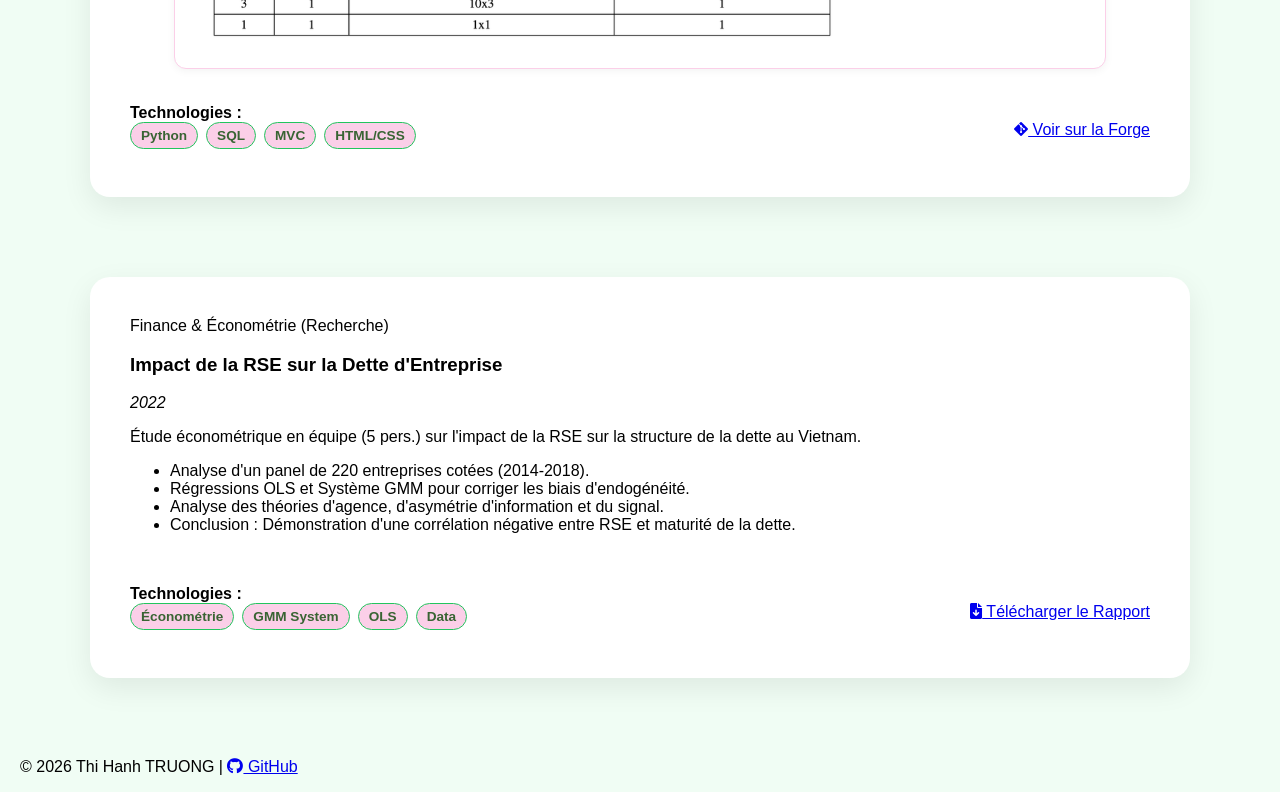
<file: projects.html>
<!DOCTYPE html>
<html lang="fr">
<head>
    <meta charset="UTF-8">
    <meta name="viewport" content="width=device-width, initial-scale=1">
    <title>Mes Projets | Thi Hanh TRUONG</title>
    <link rel="stylesheet" href="https://cdnjs.cloudflare.com/ajax/libs/font-awesome/6.0.0/css/all.min.css">
    <link rel="stylesheet" href="style.css">
    <script defer src="apps.js"></script>
</head>
<body>

<header>
        <nav class="nav">
            <h1 class="logo">Hanh TRUONG</h1>
            <ul>
                <li><a href="index.html">Home</a></li>
                <li><a href="about.html">About</a></li>
                <li><a href="projects.html" class="active">Projects</a></li>
                <li><a href="skills.html">Skills</a></li>
                <li style="border-left: 2px solid var(--pink-pastel); padding-left: 15px; display: flex; gap: 8px; align-items: center;">
                <span style="font-weight: bold; color: var(--green-moc); cursor: default;" title="Français">🇫🇷 FR</span>
                <span style="color: #ccc;">|</span>
                <a href="projects_en.html" style="color: #888; font-weight: normal;" title="Switch to English">🇬🇧 EN</a>
            </li>
            </ul>
        </nav>
</header>

<main class="container">
    <section id="project-header">
        <h2 class="section-title">Mes Réalisations</h2>
        <p>Découvrez mes projets académiques et personnels en informatique, alliant rigueur scientifique et créativité.</p>
    </section> <div id="gallery" class="project-grid"></div>
</main>

<footer>
    <p style="padding-left: 20px;">&copy; 2026 Thi Hanh TRUONG | <a href="https://github.com/kateeht" target="_blank"><i class="fab fa-github"></i> GitHub</a></p>
</footer>

</body>
</html>
</file>
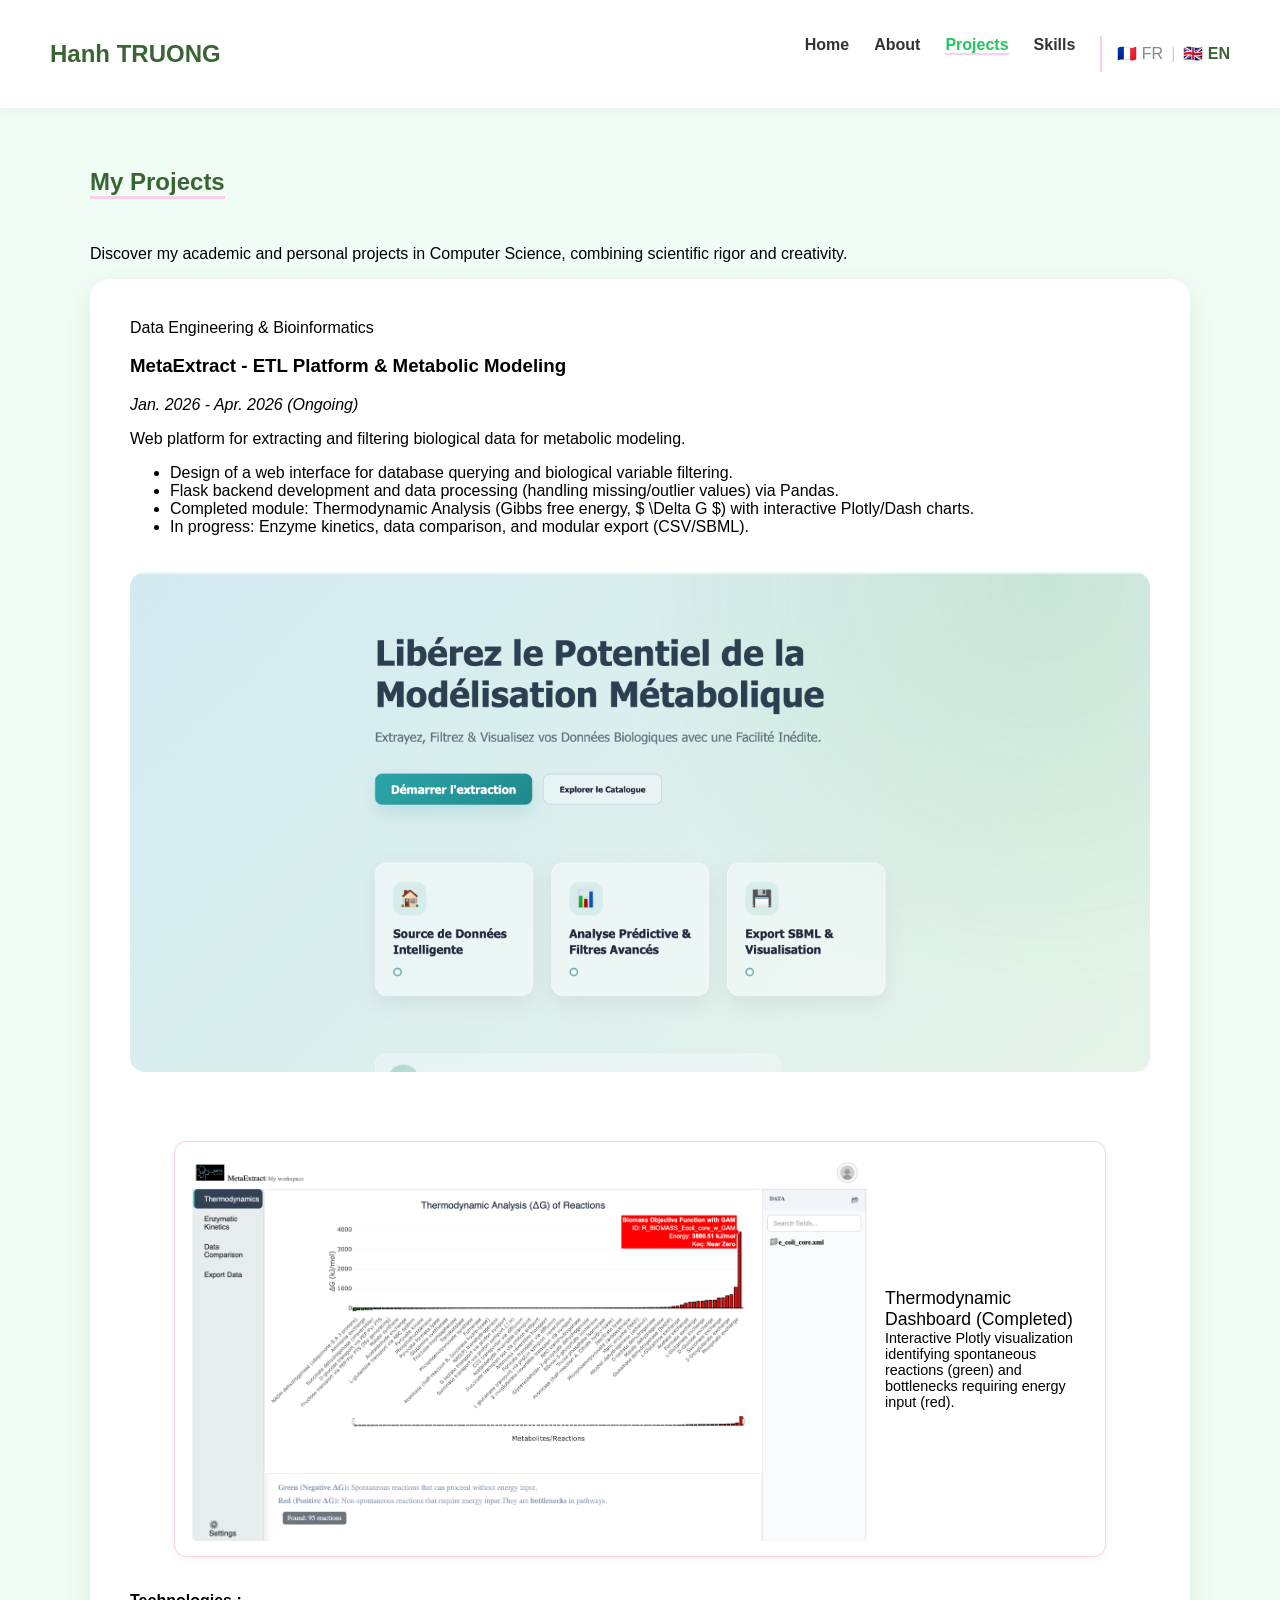
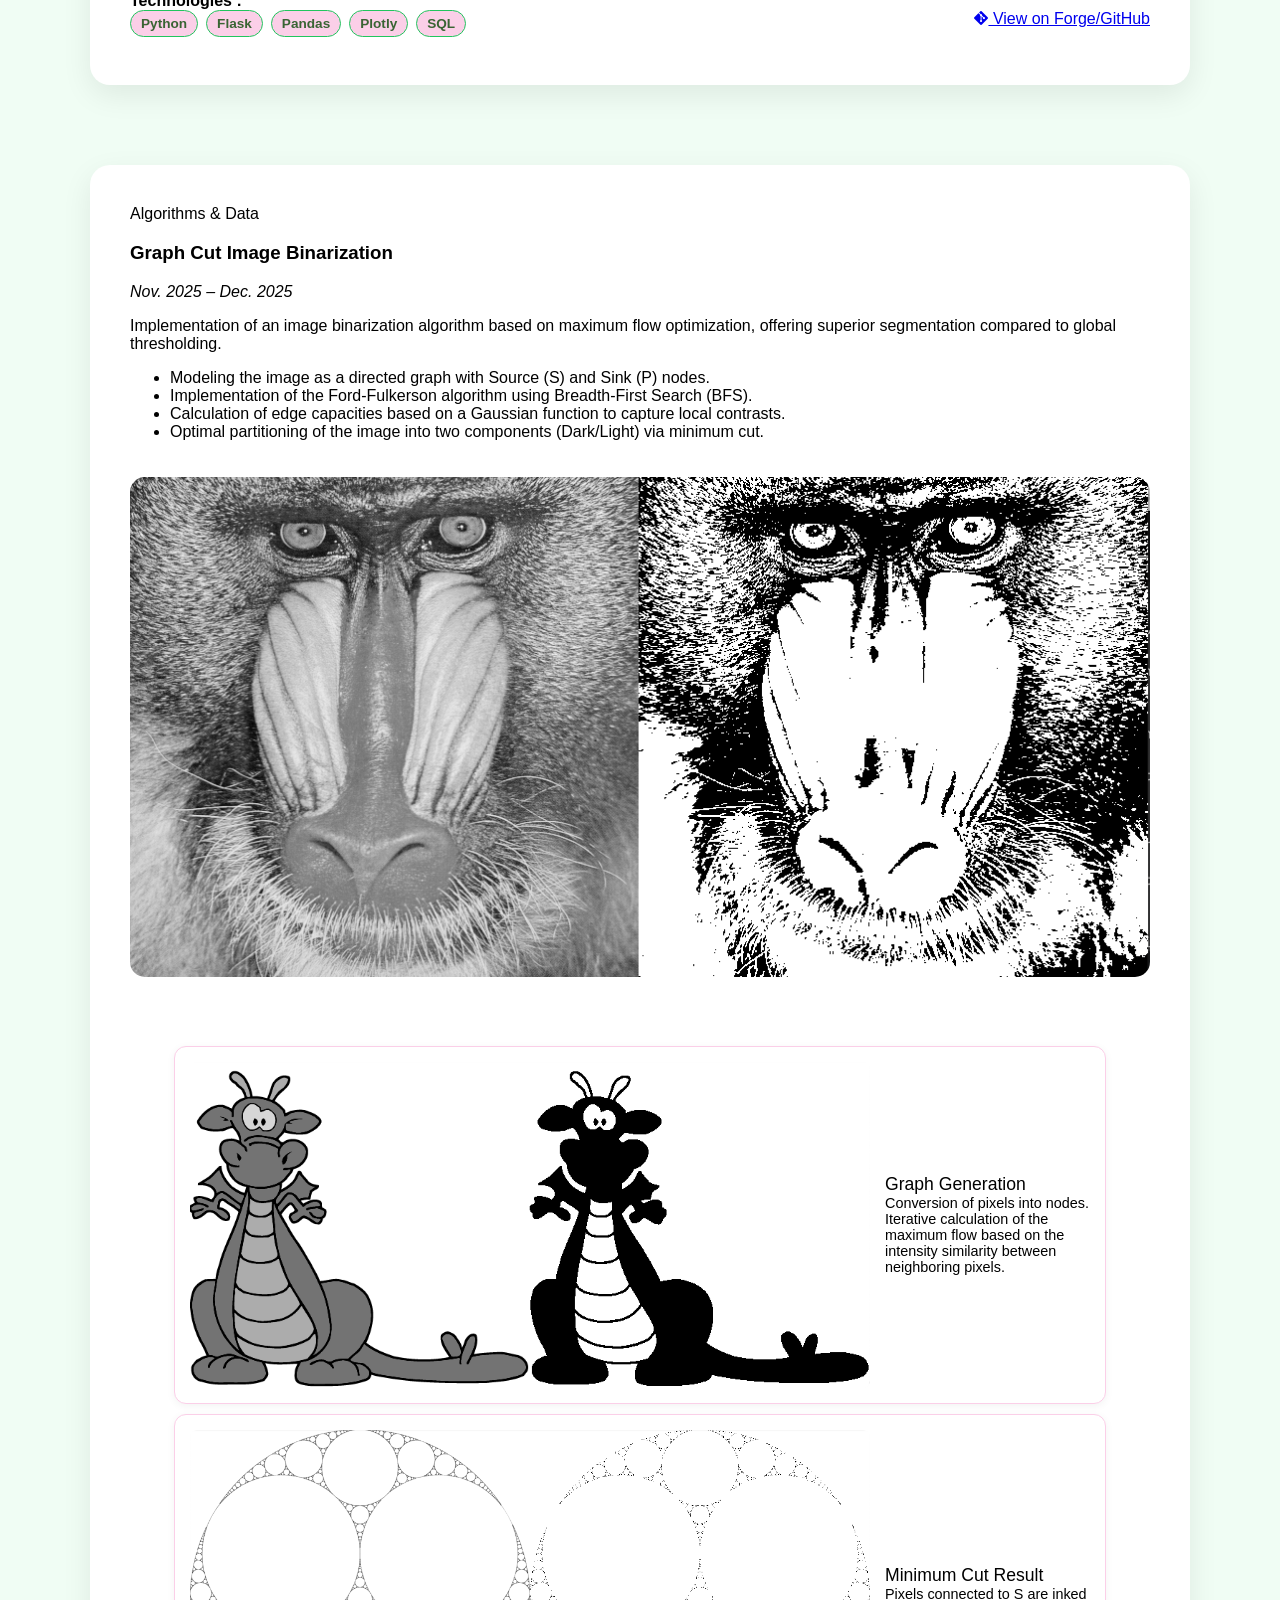
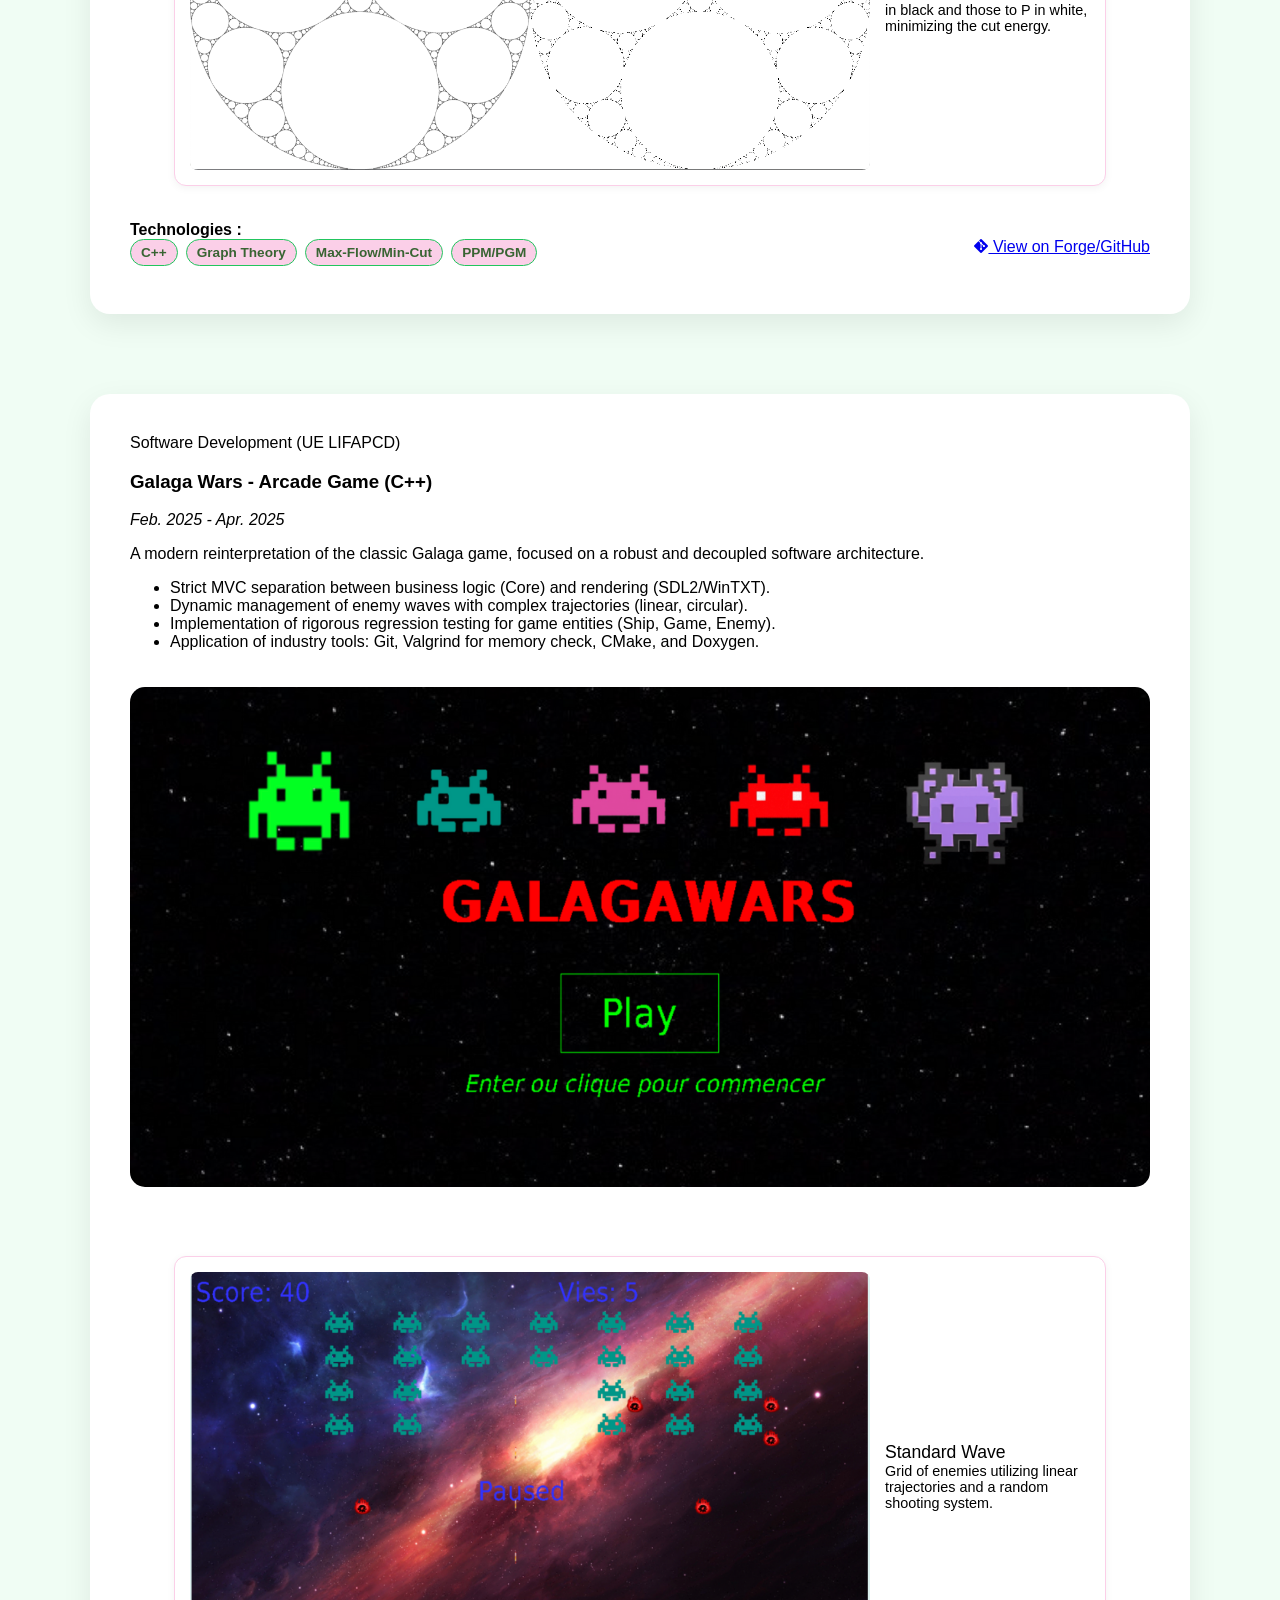
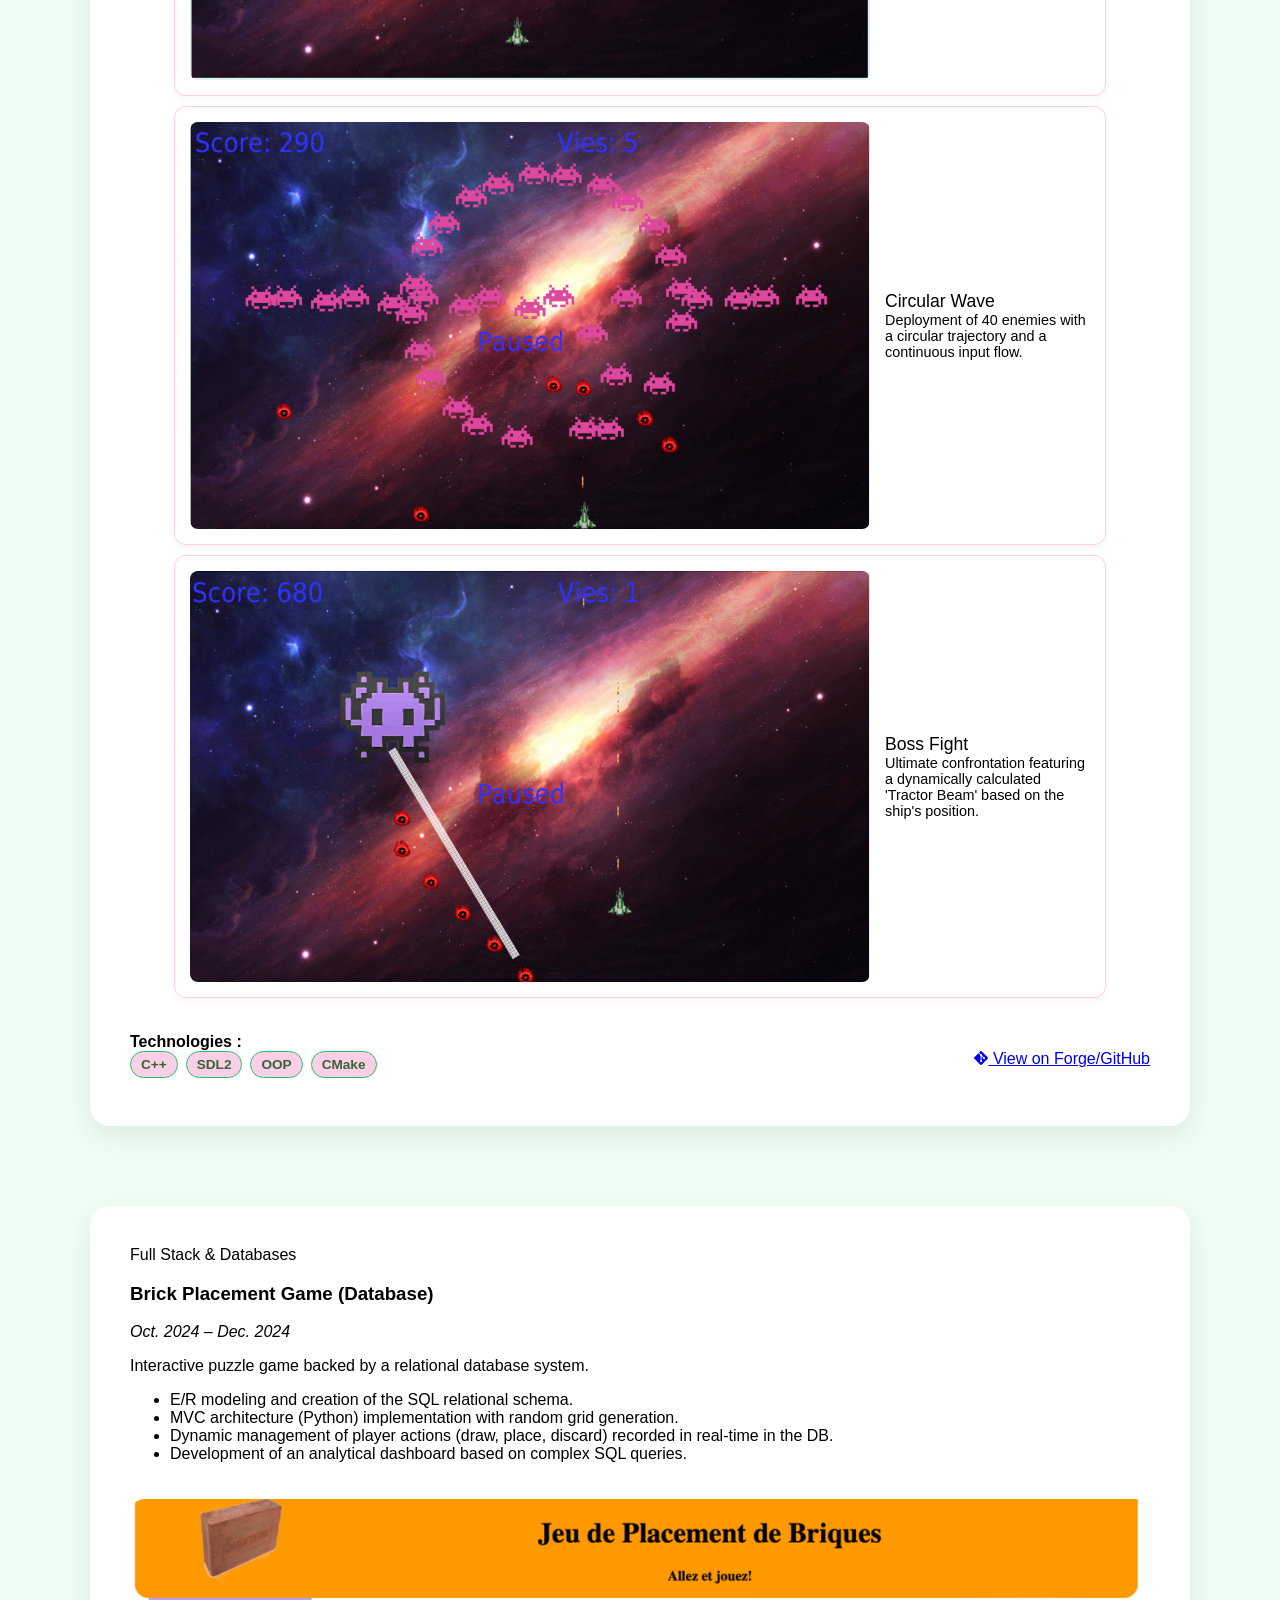
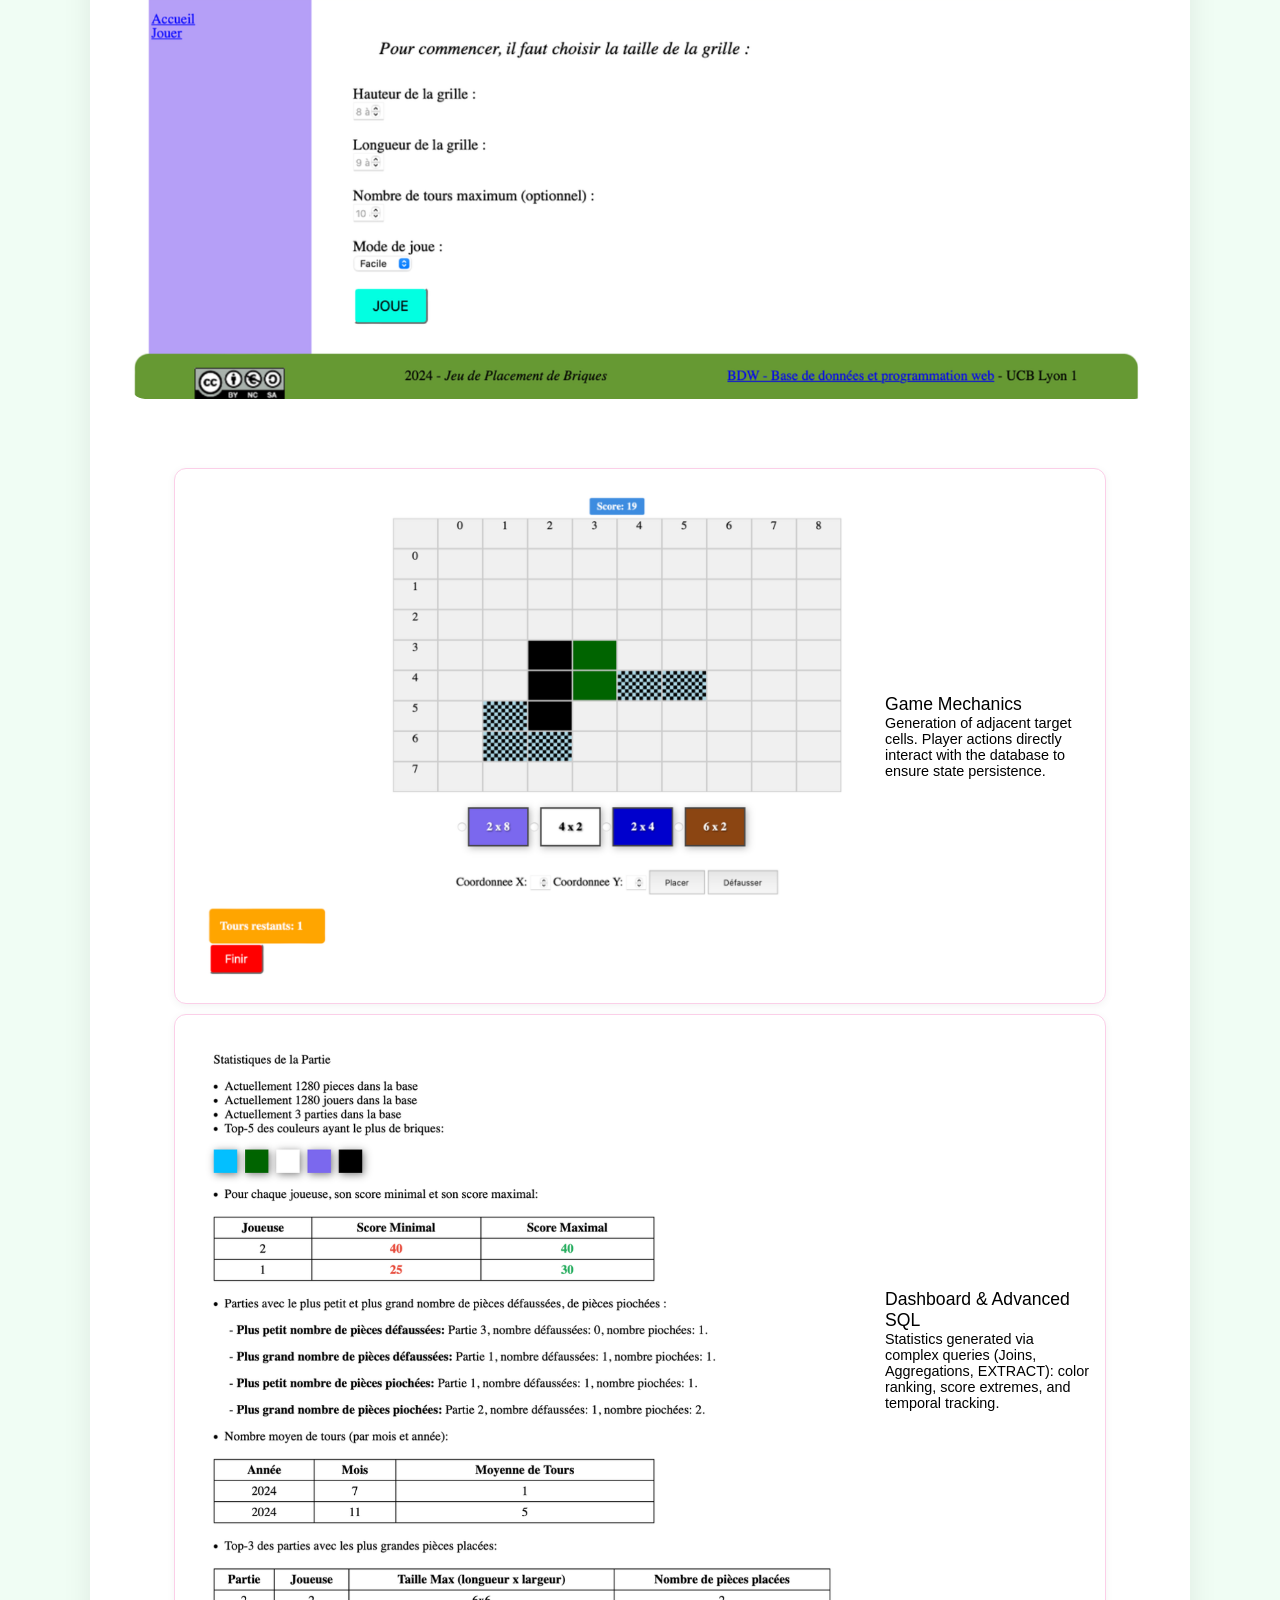
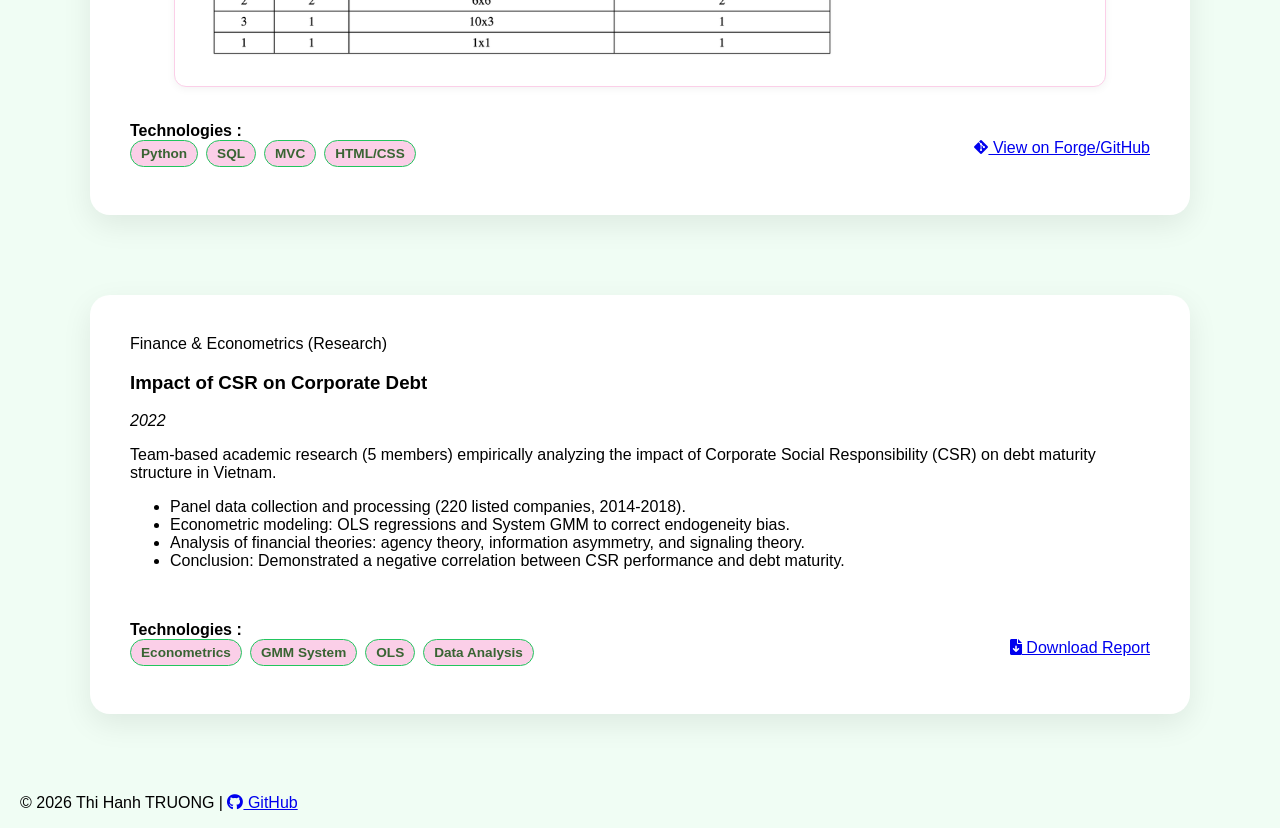
<file: projects_en.html>
<!DOCTYPE html>
<html lang="en">
<head>
    <meta charset="UTF-8">
    <meta name="viewport" content="width=device-width, initial-scale=1">
    <title>My Projects | Thi Hanh TRUONG</title>
    <link rel="stylesheet" href="https://cdnjs.cloudflare.com/ajax/libs/font-awesome/6.0.0/css/all.min.css">
    <link rel="stylesheet" href="style.css">
    <script defer src="apps_en.js"></script>
</head>
<body>

<header>
    <nav class="nav">
        <h1 class="logo">Hanh TRUONG</h1>
        <ul>
            <li><a href="index_en.html">Home</a></li>
            <li><a href="about_en.html">About</a></li>
            <li><a href="projects_en.html" class="active">Projects</a></li>
            <li><a href="skills_en.html">Skills</a></li>
            <li style="border-left: 2px solid var(--pink-pastel); padding-left: 15px; display: flex; gap: 8px; align-items: center;">
                <a href="projects.html" style="color: #888; font-weight: normal;" title="Passer en Français">🇫🇷 FR</a>
                <span style="color: #ccc;">|</span>
                <span style="font-weight: bold; color: var(--green-moc); cursor: default;" title="English">🇬🇧 EN</span>
            </li>
        </ul>
    </nav>
</header>

<main class="container">
    <section id="project-header">
        <h2 class="section-title">My Projects</h2>
        <p>Discover my academic and personal projects in Computer Science, combining scientific rigor and creativity.</p>
    </section> 
    
    <div id="gallery" class="project-grid"></div>
</main>

<footer>
    <p style="padding-left: 20px;">&copy; 2026 Thi Hanh TRUONG | <a href="https://github.com/kateeht" target="_blank"><i class="fab fa-github"></i> GitHub</a></p>
</footer>

</body>
</html>
</file>
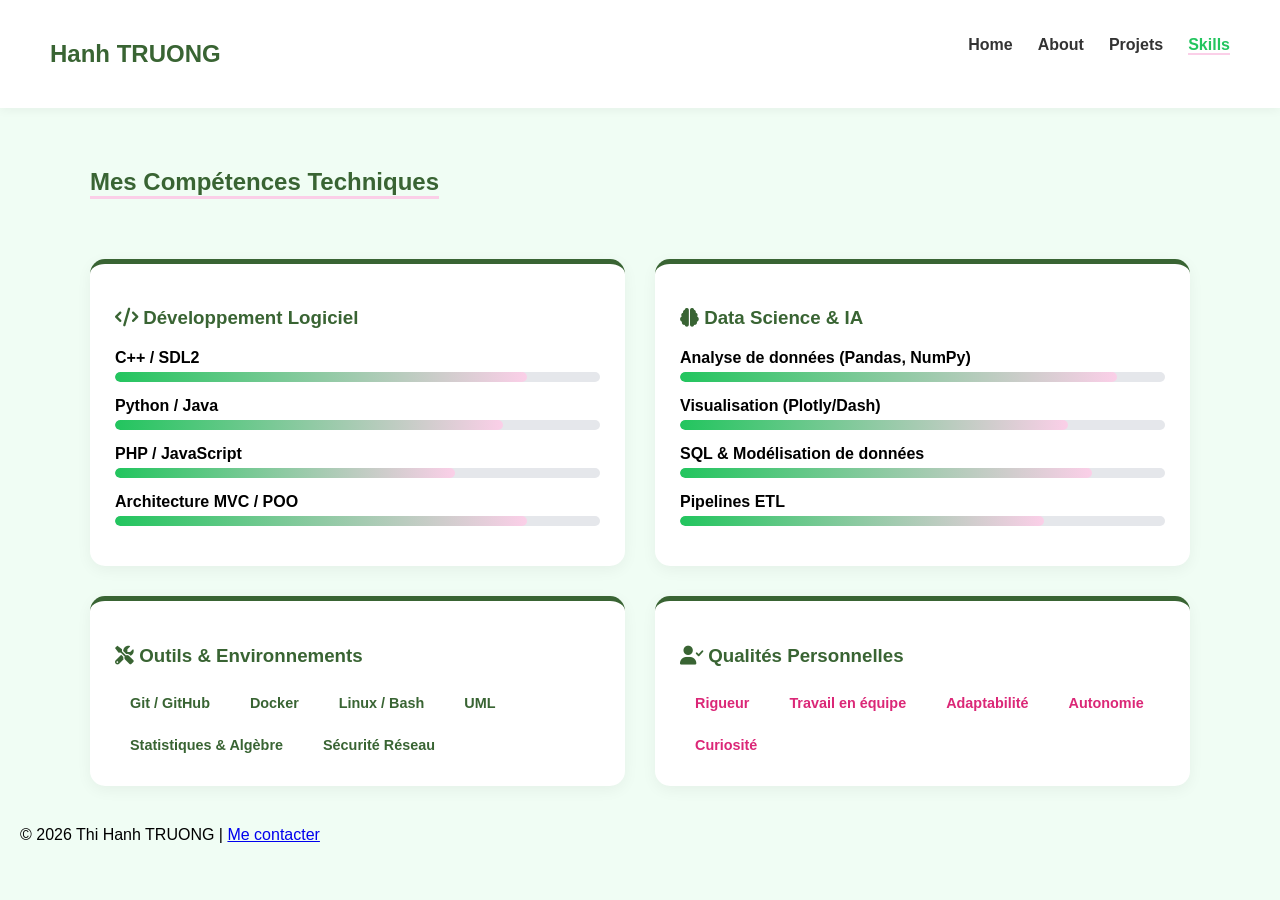
<file: skills.html>
<!DOCTYPE html>
<html lang="fr">
<head>
    <meta charset="UTF-8">
    <meta name="viewport" content="width=device-width, initial-scale=1">
    <title>Compétences | Thi Hanh TRUONG</title>
    <link rel="stylesheet" href="https://cdnjs.cloudflare.com/ajax/libs/font-awesome/6.0.0/css/all.min.css">
    <link rel="stylesheet" href="style.css">
</head>
<body>

<header>
        <nav class="nav">
            <h1 class="logo">Hanh TRUONG</h1>
            <ul>
                <li><a href="index.html">Home</a></li>
                <li><a href="about.html">About</a></li>
                <li><a href="projects.html">Projets</a></li>
                <li><a href="skills.html" class="active">Skills</a></li>
            </ul>
        </nav>
</header>

<main class="container">
    <h2 class="section-title">Mes Compétences Techniques</h2>

    <div class="skills-grid">
        <div class="skill-category">
            <h3><i class="fas fa-code"></i> Développement Logiciel</h3>
            <div class="skill-item">
                <span>C++ / SDL2</span>
                <div class="progress-bar"><div class="progress" style="width: 85%;"></div></div>
            </div>
            <div class="skill-item">
                <span>Python / Java</span>
                <div class="progress-bar"><div class="progress" style="width: 80%;"></div></div>
            </div>
            <div class="skill-item">
                <span>PHP / JavaScript</span>
                <div class="progress-bar"><div class="progress" style="width: 70%;"></div></div>
            </div>
            <div class="skill-item">
                <span>Architecture MVC / POO</span>
                <div class="progress-bar"><div class="progress" style="width: 85%;"></div></div>
            </div>
        </div>

        <div class="skill-category">
            <h3><i class="fas fa-brain"></i> Data Science & IA</h3>
            <div class="skill-item">
                <span>Analyse de données (Pandas, NumPy)</span>
                <div class="progress-bar"><div class="progress" style="width: 90%;"></div></div>
            </div>
            <div class="skill-item">
                <span>Visualisation (Plotly/Dash)</span>
                <div class="progress-bar"><div class="progress" style="width: 80%;"></div></div>
            </div>
            <div class="skill-item">
                <span>SQL & Modélisation de données</span>
                <div class="progress-bar"><div class="progress" style="width: 85%;"></div></div>
            </div>
            <div class="skill-item">
                <span>Pipelines ETL</span>
                <div class="progress-bar"><div class="progress" style="width: 75%;"></div></div>
            </div>
        </div>

        <div class="skill-category">
            <h3><i class="fas fa-tools"></i> Outils & Environnements</h3>
            <div class="skill-tags">
                <span class="tag">Git / GitHub</span>
                <span class="tag">Docker</span>
                <span class="tag">Linux / Bash</span>
                <span class="tag">UML</span>
                <span class="tag">Statistiques & Algèbre</span>
                <span class="tag">Sécurité Réseau</span>
            </div>
        </div>

        <div class="skill-category">
            <h3><i class="fas fa-user-check"></i> Qualités Personnelles</h3>
            <div class="skill-tags">
                <span class="tag pink">Rigueur</span>
                <span class="tag pink">Travail en équipe</span>
                <span class="tag pink">Adaptabilité</span>
                <span class="tag pink">Autonomie</span>
                <span class="tag pink">Curiosité</span>
            </div>
        </div>
    </div>

    
</main>

<footer>
    <p style="padding-left: 20px;">&copy; 2026 Thi Hanh TRUONG | <a href="index.html#contact">Me contacter</a></p>
</footer>

</body>
</html>
</file>
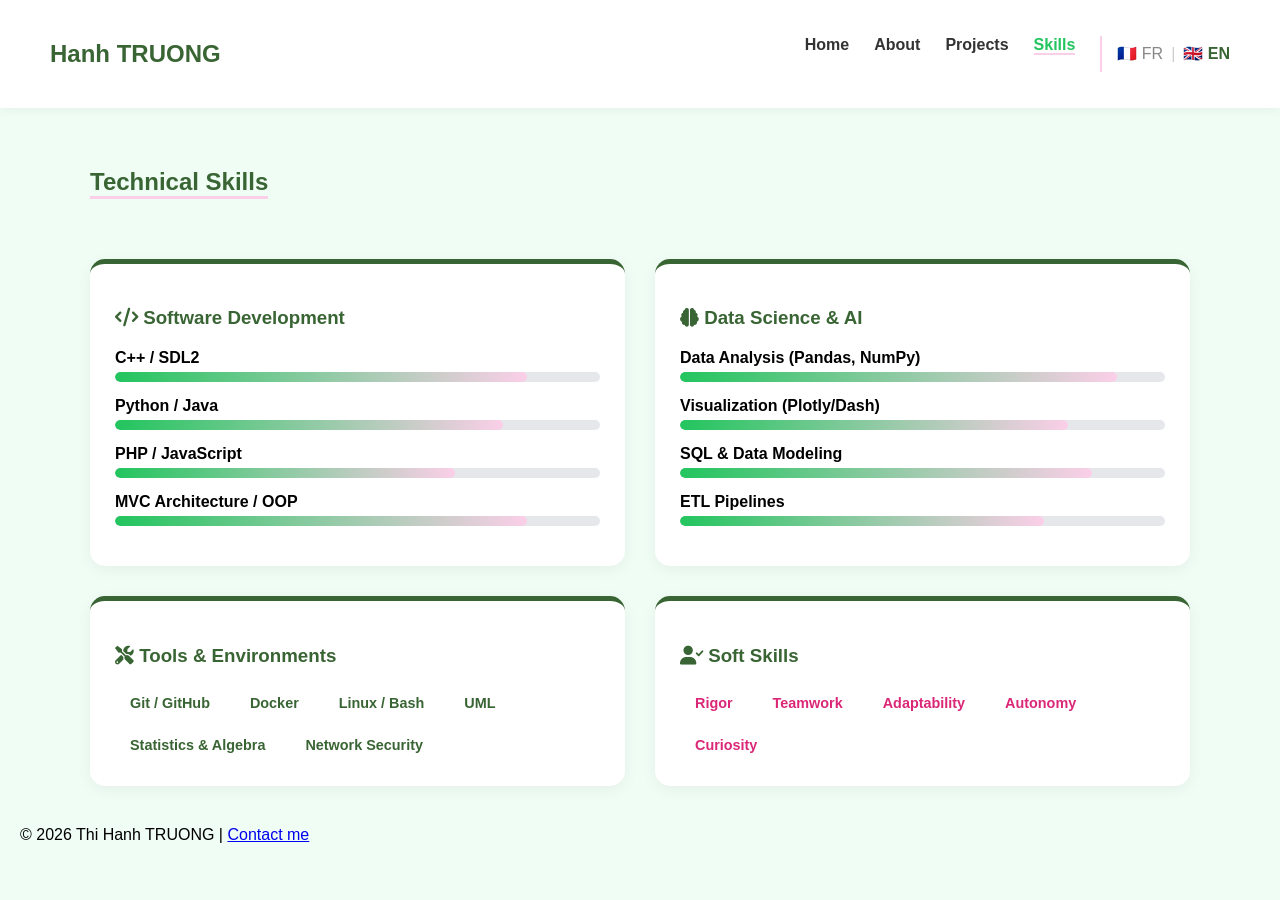
<file: skills_en.html>
<!DOCTYPE html>
<html lang="en">
<head>
    <meta charset="UTF-8">
    <meta name="viewport" content="width=device-width, initial-scale=1">
    <title>Skills | Thi Hanh TRUONG</title>
    <link rel="stylesheet" href="https://cdnjs.cloudflare.com/ajax/libs/font-awesome/6.0.0/css/all.min.css">
    <link rel="stylesheet" href="style.css">
</head>
<body>

<header>
    <nav class="nav">
        <h1 class="logo">Hanh TRUONG</h1>
        <ul>
            <li><a href="index_en.html">Home</a></li>
            <li><a href="about_en.html">About</a></li>
            <li><a href="projects_en.html">Projects</a></li>
            <li><a href="skills_en.html" class="active">Skills</a></li>
            <li style="border-left: 2px solid var(--pink-pastel); padding-left: 15px; display: flex; gap: 8px; align-items: center;">
                <a href="skills.html" style="color: #888; font-weight: normal;" title="Passer en Français">🇫🇷 FR</a>
                <span style="color: #ccc;">|</span>
                <span style="font-weight: bold; color: var(--green-moc); cursor: default;" title="English">🇬🇧 EN</span>
            </li>
        </ul>
    </nav>
</header>

<main class="container">
    <h2 class="section-title">Technical Skills</h2>

    <div class="skills-grid">
        <div class="skill-category">
            <h3><i class="fas fa-code"></i> Software Development</h3>
            <div class="skill-item">
                <span>C++ / SDL2</span>
                <div class="progress-bar"><div class="progress" style="width: 85%;"></div></div>
            </div>
            <div class="skill-item">
                <span>Python / Java</span>
                <div class="progress-bar"><div class="progress" style="width: 80%;"></div></div>
            </div>
            <div class="skill-item">
                <span>PHP / JavaScript</span>
                <div class="progress-bar"><div class="progress" style="width: 70%;"></div></div>
            </div>
            <div class="skill-item">
                <span>MVC Architecture / OOP</span>
                <div class="progress-bar"><div class="progress" style="width: 85%;"></div></div>
            </div>
        </div>

        <div class="skill-category">
            <h3><i class="fas fa-brain"></i> Data Science & AI</h3>
            <div class="skill-item">
                <span>Data Analysis (Pandas, NumPy)</span>
                <div class="progress-bar"><div class="progress" style="width: 90%;"></div></div>
            </div>
            <div class="skill-item">
                <span>Visualization (Plotly/Dash)</span>
                <div class="progress-bar"><div class="progress" style="width: 80%;"></div></div>
            </div>
            <div class="skill-item">
                <span>SQL & Data Modeling</span>
                <div class="progress-bar"><div class="progress" style="width: 85%;"></div></div>
            </div>
            <div class="skill-item">
                <span>ETL Pipelines</span>
                <div class="progress-bar"><div class="progress" style="width: 75%;"></div></div>
            </div>
        </div>

        <div class="skill-category">
            <h3><i class="fas fa-tools"></i> Tools & Environments</h3>
            <div class="skill-tags">
                <span class="tag">Git / GitHub</span>
                <span class="tag">Docker</span>
                <span class="tag">Linux / Bash</span>
                <span class="tag">UML</span>
                <span class="tag">Statistics & Algebra</span>
                <span class="tag">Network Security</span>
            </div>
        </div>

        <div class="skill-category">
            <h3><i class="fas fa-user-check"></i> Soft Skills</h3>
            <div class="skill-tags">
                <span class="tag pink">Rigor</span>
                <span class="tag pink">Teamwork</span>
                <span class="tag pink">Adaptability</span>
                <span class="tag pink">Autonomy</span>
                <span class="tag pink">Curiosity</span>
            </div>
        </div>
    </div>
</main>

<footer>
    <p style="padding-left: 20px;">&copy; 2026 Thi Hanh TRUONG | <a href="index_en.html#contact">Contact me</a></p>
</footer>

</body>
</html>
</file>
<file: style.css>
:root {
  --green-moc: #396433;    
  --green-leaf: #22c55e;   
  --pink-pastel: #fbcfe8;  
  --bg-soft: #f0fdf4;      
}

body {
  margin: 0;
  font-family: 'Segoe UI', Tahoma, Geneva, Verdana, sans-serif;
  background-color: var(--bg-soft);
}

.nav {
  display: flex;
  justify-content: space-between;
  padding: 20px 50px;
  background: white;
  box-shadow: 0 2px 10px rgba(0,0,0,0.05);
  
}

.logo { color: var(--green-moc); }

.nav ul { display: flex; gap: 25px; list-style: none; }

.nav a { 
  text-decoration: none; 
  color: #333; 
  font-weight: 600; 
}

.nav a:hover, .nav a.active { color: var(--green-leaf); border-bottom: 2px solid var(--pink-pastel); }

/* Home Layout */
.home-hero {
  height: 85vh;
  display: flex;
  align-items: center;
  justify-content: center;
}

.hero-content {
  display: flex;
  align-items: center;
  gap: 80px;
}

.hero-text h2 { font-size: 3rem; line-height: 1.2; }

.hero-text span { color: var(--green-moc); }

.highlight { color: #db2777;}

.profile-img {
  width: 350px;
  height: 350px;
  border-radius: 50%;
  border: 10px solid white;
  box-shadow: 0 15px 30px rgba(0,0,0,0.1);
  background-color: var(--pink-pastel); 
  object-fit: cover;
}

.social-icons { margin: 25px 0; display: flex; gap: 20px; }

.social-icons i { 
  font-size: 1.8rem; 
  color: var(--green-moc); 
  transition: 0.3s; 
}

.social-icons i:hover { color: #f472b6; transform: translateY(-5px); }

.btn-main {
  padding: 12px 25px;
  background: var(--green-moc);
  color: white;
  text-decoration: none;
  border-radius: 50px;
}

/* Container */
.container {
    max-width: 1100px; 
    margin: 40px auto; 
    padding: 0 20px;
}

.section-title {
    color: var(--green-moc);
    border-bottom: 3px solid var(--pink-pastel);
    display: inline-block;
    margin-bottom: 30px;
}

.about-flex {
    display: flex;
    gap: 40px;
    margin-bottom: 60px;
    background: white;
    padding: 30px;
    border-radius: 15px;
    box-shadow: 0 5px 15px rgba(0,0,0,0.05);
}

.about-meta ul {
    list-style: none;
    padding: 0;
}

.about-meta li {
    margin-bottom: 15px;
    color: var(--green-moc);
}

/* Education */
.timeline {
    border-left: 3px solid var(--pink-pastel);
    padding-left: 30px;
    position: relative;
}

.timeline-item {
    margin-bottom: 40px;
    position: relative;
}

.timeline-dot {
    width: 15px;
    height: 15px;
    background: var(--green-leaf);
    border-radius: 50%;
    position: absolute;
    left: -39px;
    top: 5px;
    border: 3px solid var(--pink-pastel);
}

.timeline-content h3 {
    margin: 0;
    color: var(--green-moc);
}

.timeline-content .date {
    font-weight: bold;
    color: #db2777; 
}

/* Skills Grid */
.skills-grid {
    display: grid;
    grid-template-columns: repeat(auto-fit, minmax(400px, 1fr));
    gap: 30px;
    margin-top: 30px;
}

.skill-category {
    background: white;
    padding: 25px;
    border-radius: 15px;
    box-shadow: 0 4px 15px rgba(0,0,0,0.05);
    border-top: 5px solid var(--green-moc);
}

.skill-category h3 {
    margin-bottom: 20px;
    color: var(--green-moc);
}

/* Progress Bars */
.skill-item {
    margin-bottom: 15px;
}

.skill-item span {
    display: block;
    margin-bottom: 5px;
    font-weight: 600;
}

.progress-bar {
    background: #e5e7eb;
    height: 10px;
    border-radius: 5px;
    overflow: hidden;
}

.progress {
    background: linear-gradient(90deg, var(--green-leaf), var(--pink-pastel));
    height: 100%;
    border-radius: 5px;
    transition: width 1s ease-in-out;
}

/* Tags */
.skill-tags {
    display: flex;
    flex-wrap: wrap;
    gap: 10px;
}

.tag {
    background: var(--green-soft);
    color: var(--green-moc);
    padding: 8px 15px;
    border-radius: 20px;
    font-size: 0.9rem;
    font-weight: bold;
}

.tag.pink {
    background: var(--pink-soft);
    color: #db2777;
}
/* Layout (Stacked Layout) */
.project-item-detail {
    display: flex;
    flex-direction: column; 
    gap: 20px;
    margin-bottom: 80px;
    background: white;
    padding: 40px;
    border-radius: 20px;
    box-shadow: 0 10px 30px rgba(0,0,0,0.08);
}

.project-item-detail.reverse {
    flex-direction: column;
}

.project-image-box, .project-content-box {
    width: 100%; 
}

.main-img {
    width: 100%;
    max-height: 500px;
    object-fit: cover;
    border-radius: 15px;
    margin-bottom: 20px;
}
/* Layout Storyboard */
.project-mini-gallery {
    display: flex;
    flex-direction: column;
    gap: 10px; 
    margin-top: 25px;
}

.gallery-item {
    display: flex;
    align-items: center;
    gap: 15px;
    background: #ffffff;
    padding: 15px; 
    border-radius: 12px;
    border: 1px solid var(--pink-pastel);
    box-shadow: 0 2px 8px rgba(0,0,0,0.05);
    max-width: 900px; 
    margin: 0 auto;
}

.gallery-item img {
    flex: 0 0 70%; 
    max-width: 680px; 
    height: auto;
    border-radius: 8px;
}

.gallery-info span {
    font-size: 1.1rem; 
    margin-bottom: 5px;
}

.gallery-info p {
    font-size: 0.9rem;
    margin: 0;
}

.tech-tag {
    display: inline-block;
    background-color: var(--pink-pastel); 
    color: var(--green-moc); 
    padding: 5px 10px;
    border-radius: 15px; 
    font-size: 0.85rem;
    font-weight: 600;
    margin-right: 8px; 
    margin-bottom: 8px; 
    border: 1px solid var(--green-leaf); 
}

/* =======================================================
   MOBILE RESPONSIVE (Tối ưu hóa cho màn hình điện thoại)
   ======================================================= */
@media screen and (max-width: 768px) {
    
    /* 1. (Navigation) */
    .nav {
        flex-direction: column; 
        align-items: center;
        padding: 15px;
        gap: 15px;
    }
    
    .nav ul {
        flex-wrap: wrap; 
        justify-content: center;
        padding: 0;
        gap: 15px;
    }

    /* 2. (Hero Section) */
    .home-hero {
        height: auto; 
        padding: 40px 20px;
    }

    .hero-content {
        flex-direction: column-reverse; 
        text-align: center;
        gap: 30px;
    }

    .hero-text {
        display: flex;
        flex-direction: column;
        align-items: center; 
    }

    .hero-text h2 {
        font-size: 2rem; 
    }

    .profile-img {
        width: 220px;
        height: 220px;
        border-width: 6px;
    }

    /* 3.  About */
    .about-flex {
        flex-direction: column; 
        padding: 20px;
    }

    /* 4.Skills  */
    .skills-grid {

        grid-template-columns: 1fr; 
    }

    /* 5. Projects  */
    .project-item-detail {
        padding: 20px; 
    }

    .project-content-box h3 {
        font-size: 1.5rem;
    }

    /* 6. Gallery Project */
    .gallery-item {
        flex-direction: column; 
        text-align: center;
        padding: 15px 10px;
    }

    .gallery-item img {
        flex: auto; 
        width: 100%;
        max-width: 100%;
        margin-bottom: 15px;
    }
}

/* =======================================================
   MOBILE RESPONSIVE 
   ======================================================= */
@media screen and (max-width: 768px) {
    
    /* (Navigation) */
    .nav {
        flex-direction: column; 
        align-items: center;
        padding: 15px;
        gap: 15px;
    }
    
    .nav ul {
        flex-wrap: wrap; 
        justify-content: center;
        padding: 0;
        gap: 15px;
    }

    /* 2.(Hero Section) */
    .home-hero {
        height: auto;
        padding: 40px 20px;
    }

    .hero-content {
        flex-direction: column-reverse; 
        text-align: center;
        gap: 30px;
    }

    .hero-text {
        display: flex;
        flex-direction: column;
        align-items: center;
    }

    .hero-text h2 {
        font-size: 2rem;
    }

    .profile-img {
        width: 220px;
        height: 220px;
        border-width: 6px;
    }

    /* 3. About  */
    .about-flex {
        flex-direction: column; 
        padding: 20px;
    }

    /* 4. Skills */
    .skills-grid {
        grid-template-columns: 1fr; 
    }

    /* 5. Projects*/
    .project-item-detail {
        padding: 20px;
    }

    .project-content-box h3 {
        font-size: 1.5rem;
    }

    /* 6. Gallery dans Project */
    .gallery-item {
        flex-direction: column;
        text-align: center;
        padding: 15px 10px;
    }

    .gallery-item img {
        flex: auto; 
        width: 100%;
        max-width: 100%;
        margin-bottom: 15px;
    }
}
</file>
